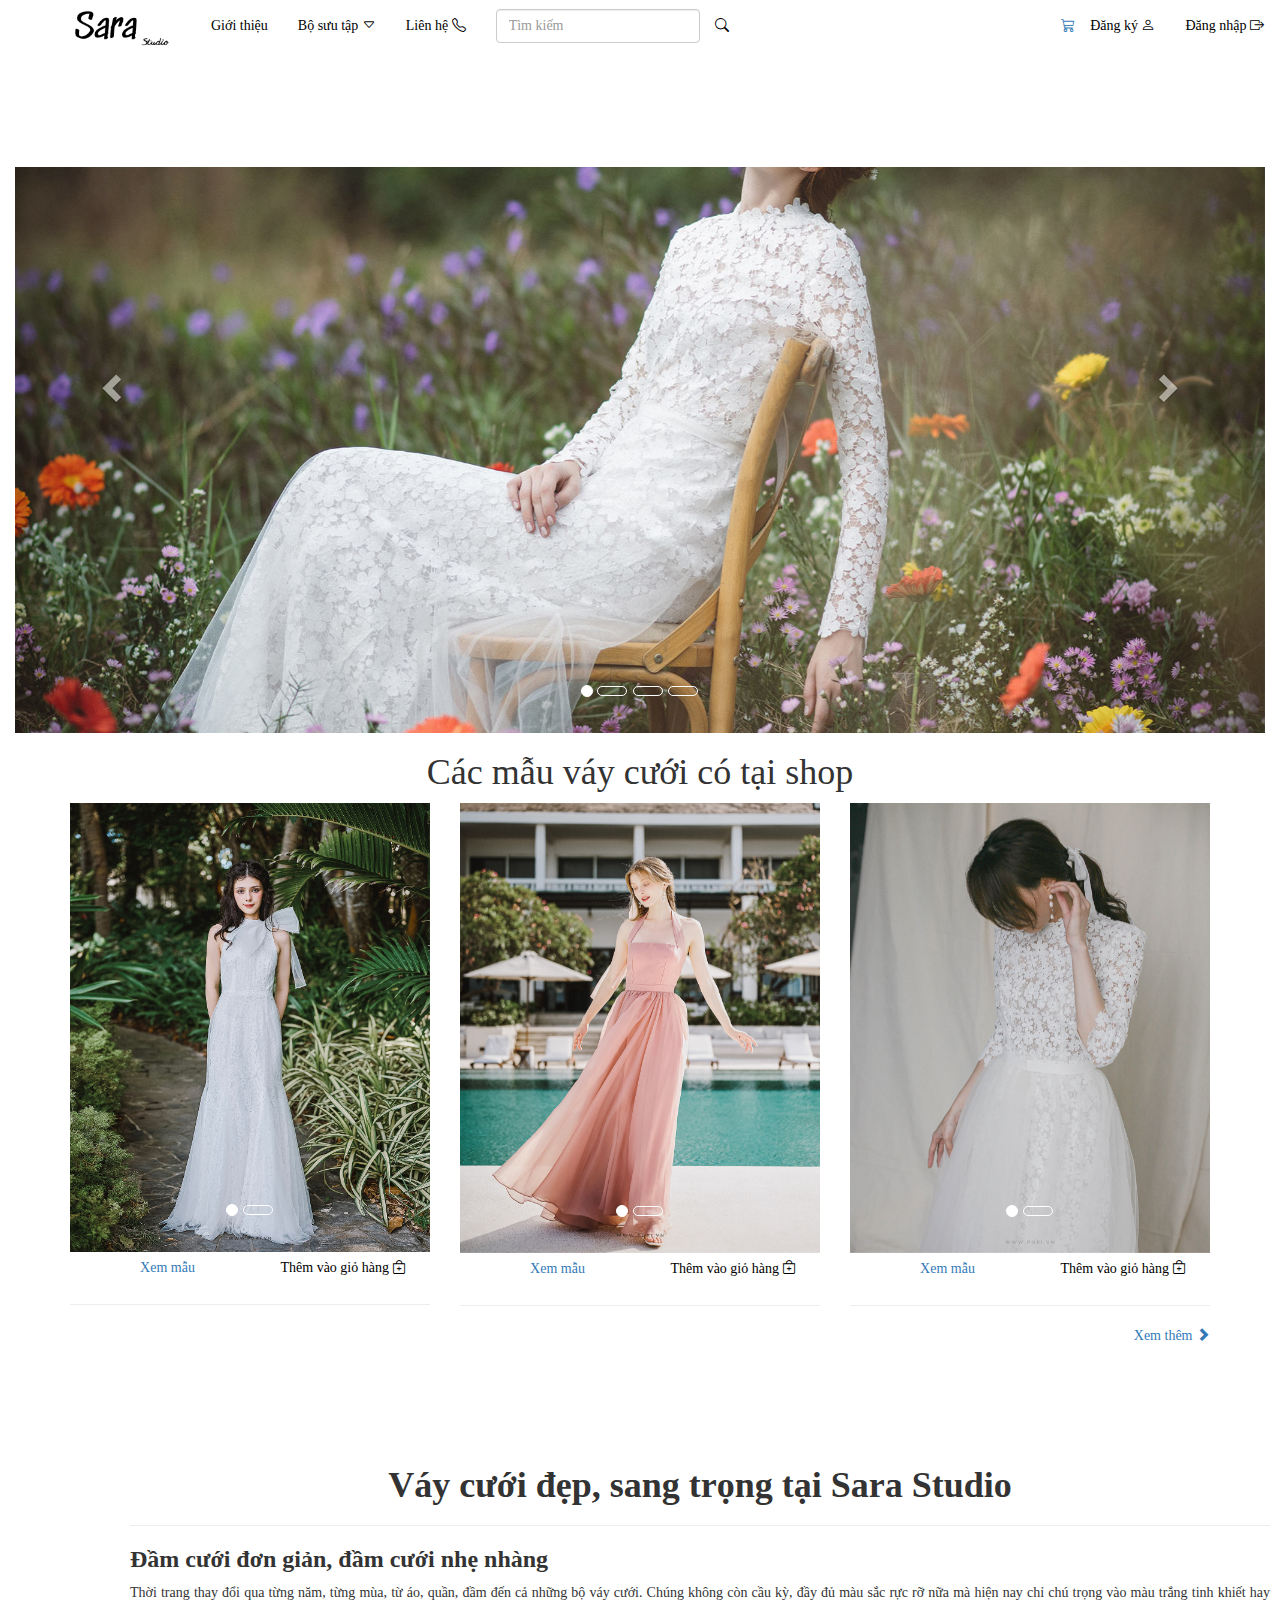
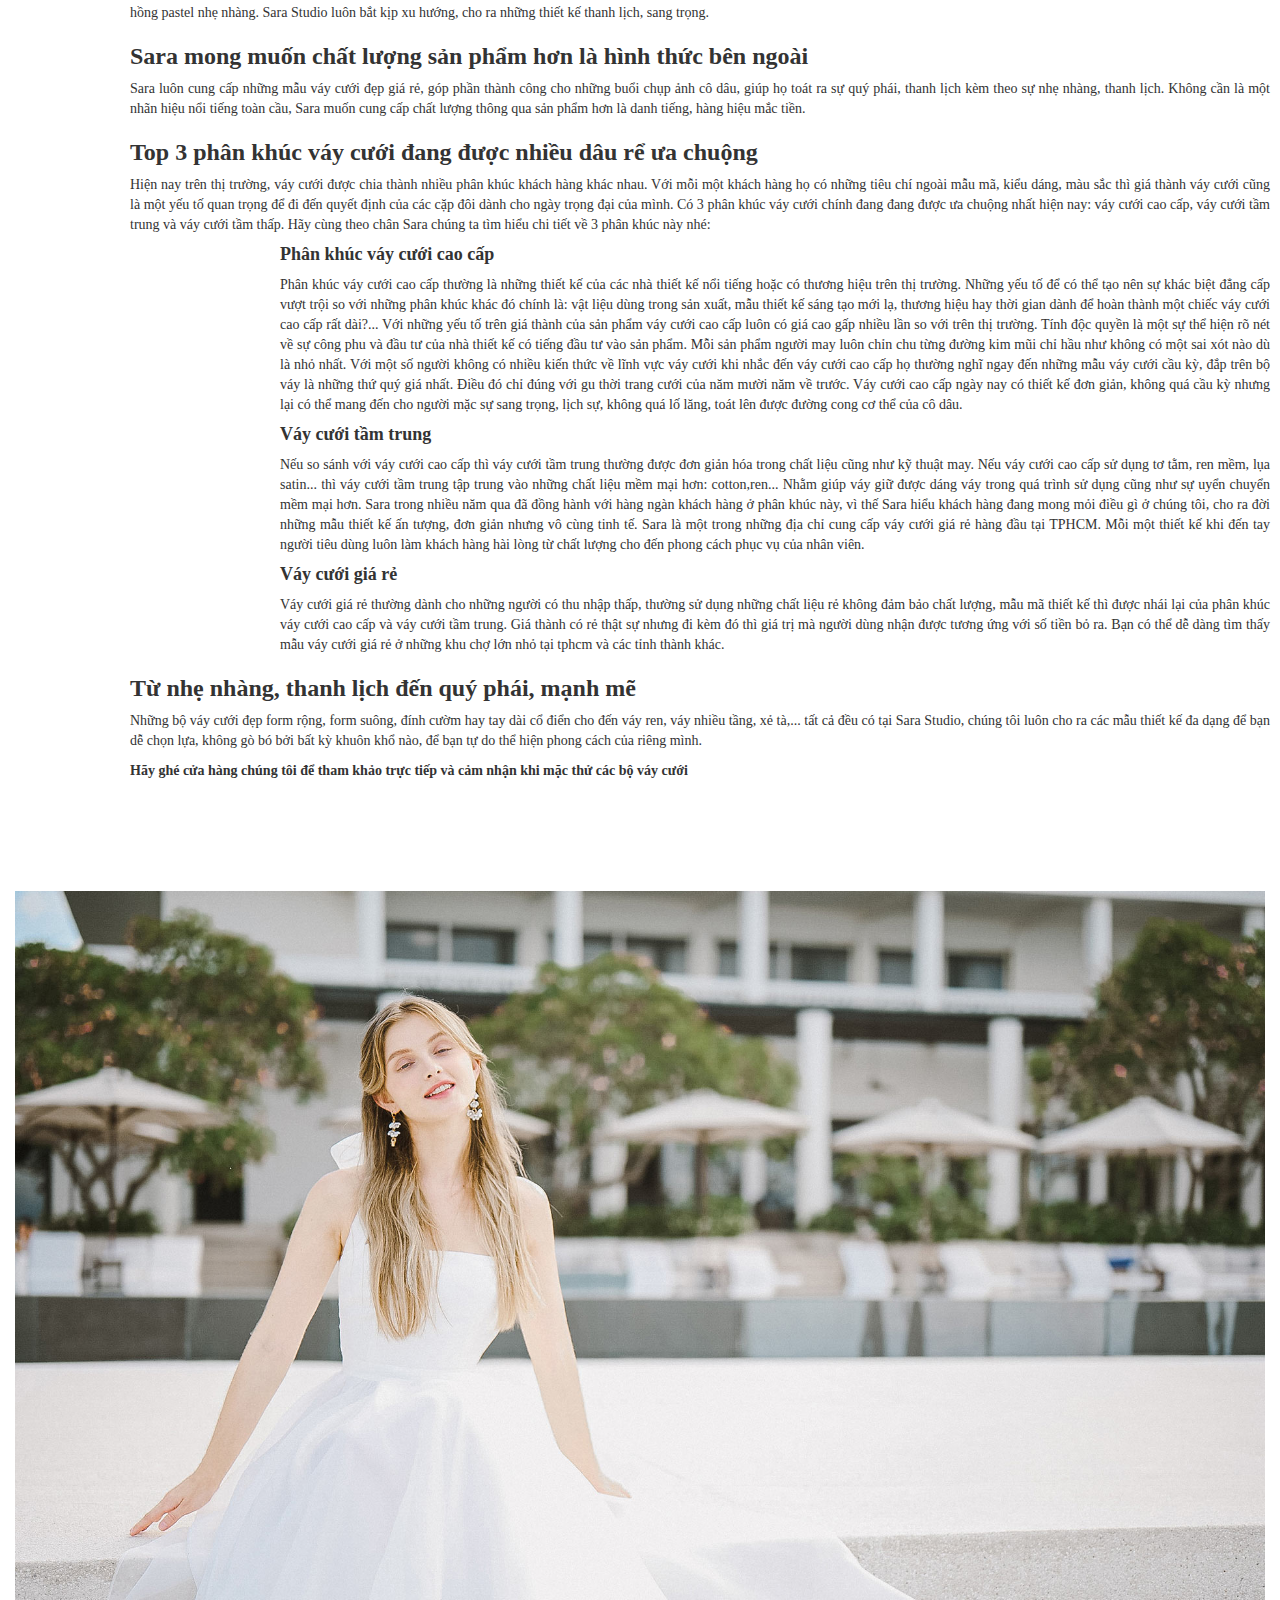
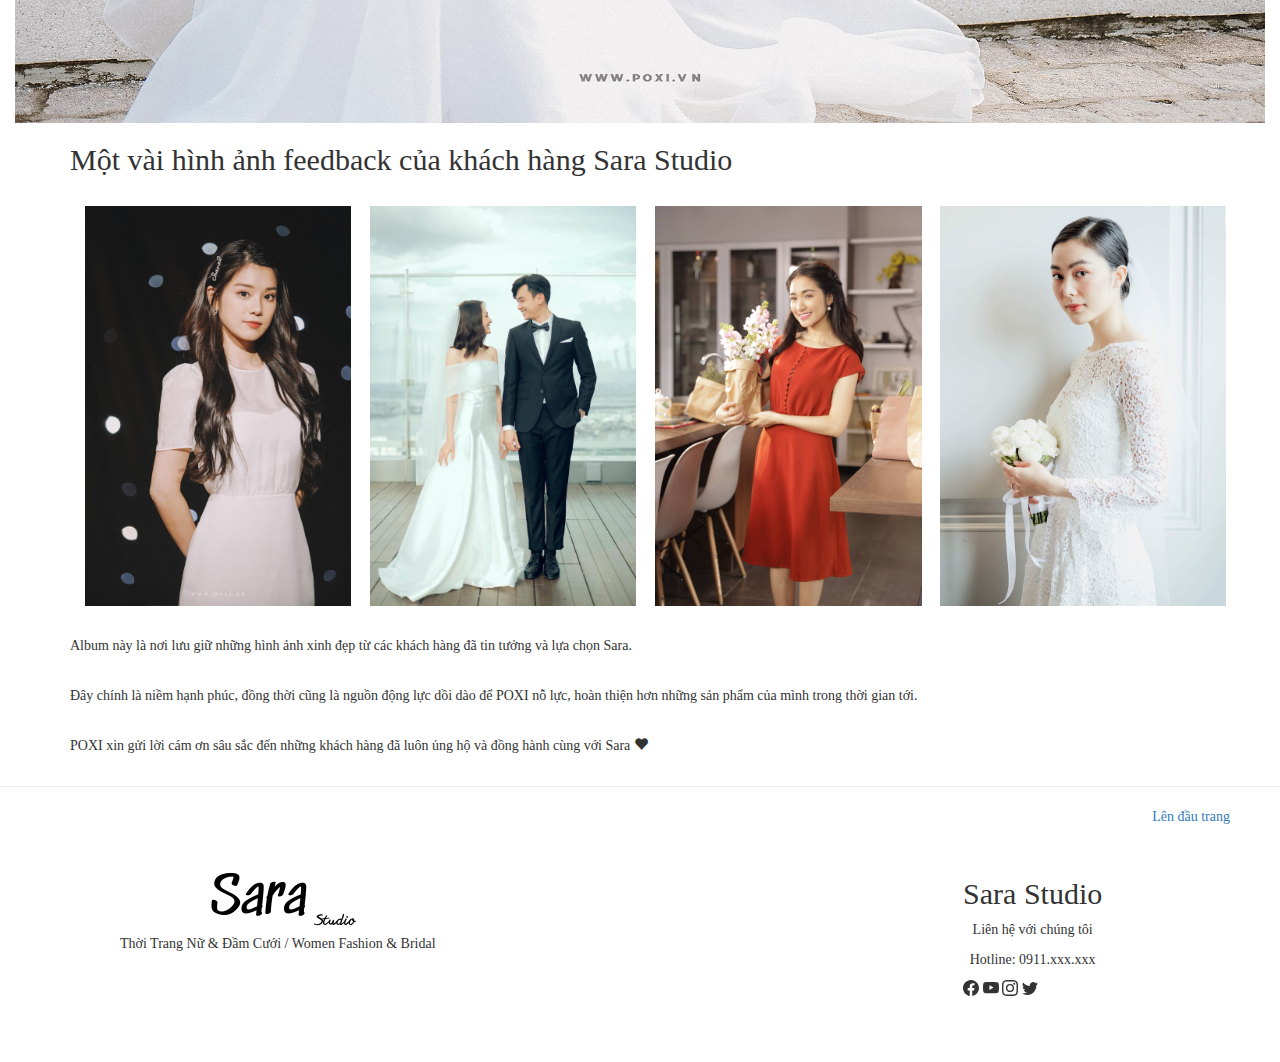
<file: index.html>
﻿<!DOCTYPE html>

<html lang="en" xmlns="http://www.w3.org/1999/xhtml">
<head>
    <meta charset="utf-8" />
    <meta name="viewport" content="width=device-width, initial-scale=1.0">
    <link rel="stylesheet" href="https://maxcdn.bootstrapcdn.com/bootstrap/3.4.1/css/bootstrap.min.css">
    <script src="https://ajax.googleapis.com/ajax/libs/jquery/3.6.0/jquery.min.js"></script>
    <script src="https://maxcdn.bootstrapcdn.com/bootstrap/3.4.1/js/bootstrap.min.js"></script>
    <title>Sara Studio | Thời trang nữ & đầm cưới / Women Fashion & Bridal</title>
    <link rel="stylesheet" href="https://cdn.jsdelivr.net/npm/bootstrap-icons@1.9.1/font/bootstrap-icons.css">
    <link href="StyleSheet.css" rel="stylesheet" type="text/css" />
</head>
<body>
    <div class="head_back_ground"> 
        <nav class="navbar navbar-inverse">
            <div class="container-fluid">
                <div class="navbar-header">
                    <a href="index.html"><img src="img/logo.png" style="width:180px;" /></a>
                </div>
                <ul class="nav navbar-nav">
                    <li><a href="#introduce--">Giới thiệu</a></li>
                    <li class="dropdown">
                        <a class="dropdown-toggle" data-toggle="dropdown" href="#">
                            Bộ sưu tập
                            <i class="bi bi-caret-down"></i>
                        </a>
                        <ul class="dropdown-menu">
                            <li><a href="#">2022 SEPTEMBER LOOKBOOK <i class="bi bi-caret-right"></i> </a></li>
                            <li><a href="#">RESORT - SUMMER 2022 <i class="bi bi-caret-right"></i> </a></li>
                            <li><a href="#">LOOKBOOK OF MAY 2022 <i class="bi bi-caret-right"></i> </a></li>
                            <li><a href="#">2022 FEBRUARY EDITORIAL <i class="bi bi-caret-right"></i> </a></li>
                        </ul>
                    </li>
                    <li><a href="#">Liên hệ <i class="bi bi-telephone"></i></a></li>
                </ul>
                <form class="navbar-form navbar-left" action="/action_page.php">
                    <div class="form-group">
                        <input type="text" class="form-control" placeholder="Tìm kiếm">
                        <button type="submit" class="btn btn-default"><i class="bi bi-search"></i></button>
                    </div>
                </form>
                <ul class="nav navbar-nav navbar-right">
                    <li class="header-cart-wrap">
                        <div class="header-cart">
                        <a href="#"><i class="bi bi-cart3"></i></a>
                            <div class="header-cart-list header-cart-list-none" style="margin-top:15px; right :-10rem;width:129rem; height:100rem;">
                                <img src="img/cart-empty.png" alt="" class="header-cart-list-none-img" />
                                <span class="header-cart-list-none-msg">Giỏ hàng của bạn trống.</span>
                            </div>
                        </div>
                    </li>
                    <li><a href="dangnhap-dangki.html">Đăng ký <i class="bi bi-person"></i></a></li>
                    <li><a href="dangnhap-dangki.html">Đăng nhập <i class="bi bi-box-arrow-right"></i></a></li>
                </ul>
            </div>
        </nav>
    </div>
    <div class="container-fluid">
        <br>
        <div id="myCarousel" class="carousel slide" data-ride="carousel">
            <ol class="carousel-indicators">
                <li data-target="#myCarousel" data-slide-to="0" class="active"></li>
                <li data-target="#myCarousel" data-slide-to="1"></li>
                <li data-target="#myCarousel" data-slide-to="2"></li>
                <li data-target="#myCarousel" data-slide-to="3"></li>
            </ol>
            <div class="carousel-inner" role="listbox">

                <div class="item active">
                    <img src="img/background_1.jpg" max-width="100%">
                </div>

                <div class="item">
                    <img src="img/background_2.jpg" max-width="100%">
                </div>

                <div class="item">
                    <img src="img/background_3.jpg" max-width="100%">
                </div>

                <div class="item">
                    <img src="img/background_4.jpg" max-width="100%">
                </div>
            </div>
            <a class="left carousel-control" href="#myCarousel" role="button">
                <span class="glyphicon glyphicon-chevron-left" aria-hidden="true"></span>
                <span class="sr-only">Previous</span>
            </a>
            <a class="right carousel-control" href="#myCarousel" role="button">
                <span class="glyphicon glyphicon-chevron-right" aria-hidden="true"></span>
                <span class="sr-only">Next</span>
            </a>
        </div>
    </div>
    <div class="container">
        <h1 style="text-align:center"> Các mẫu váy cưới có tại shop </h1>
    </div>
    <div class="container">
        <div class="row">
            <div class="col-md-4">
                <div id="myCarousel" class="carousel slide" data-ride="carousel">
                    <ol class="carousel-indicators">
                        <li data-target="#myCarousel" data-slide-to="0" class="active"></li>
                        <li data-target="#myCarousel" data-slide-to="1"></li>
                    </ol>
                    <div class="carousel-inner">
                        <div class="item active">
                            <img class="img-product" src="img/product_1_pic_1.jpg" alt="">
                        </div>
                        <div class="item">
                            <img class="img-product" src="img/product_1_pic_4.jpg" alt="">
                        </div>
                    </div>
                </div>
                <button type="button" class="btn btn-primary" style="width:195px"><a href="product-in4.html">Xem mẫu</a></button>
                <button type="button" class="btn btn-primary"> Thêm vào giỏ hàng <i class="bi bi-bag-plus"></i></button>
                <hr />
            </div>
            <div class="col-md-4">
                <div id="myCarousel" class="carousel slide" data-ride="carousel">
                    <ol class="carousel-indicators">
                        <li data-target="#myCarousel" data-slide-to="0" class="active"></li>
                        <li data-target="#myCarousel" data-slide-to="1"></li>
                    </ol>
                    <div class="carousel-inner">
                        <div class="item active">
                            <img class="img-product" src="img/product_2_pic_1.jpg" alt="">
                        </div>
                        <div class="item">
                            <img class="img-product" src="img/product_2_pic_2.jpg" alt="">
                        </div>
                    </div>
                </div>
                <button type="button" class="btn btn-primary" style="width:195px"><a href="#">Xem mẫu</a></button>
                <button type="button" class="btn btn-primary"> Thêm vào giỏ hàng <i class="bi bi-bag-plus"></i></button>
                <hr />
            </div>
            <div class="col-md-4">
                <div id="myCarousel" class="carousel slide" data-ride="carousel">
                    <ol class="carousel-indicators">
                        <li data-target="#myCarousel" data-slide-to="0" class="active"></li>
                        <li data-target="#myCarousel" data-slide-to="1"></li>
                    </ol>
                    <div class="carousel-inner">
                        <div class="item active">
                            <img class="img-product" src="img/product_3_pic_1.jpg" alt="">
                        </div>
                        <div class="item">
                            <img class="img-product" src="img/product_3_pic_2.jpg" alt="">
                        </div>
                    </div>
                </div>
                <button type="button" class="btn btn-primary" style="width:195px"><a href="#">Xem mẫu</a></button>
                <button type="button" class="btn btn-primary"> Thêm vào giỏ hàng <i class="bi bi-bag-plus"></i></button>
                <hr />
            </div>
        </div>
    </div>
    <div class="container">
        <div style="float:right">
            <a href="shop.html">Xem thêm <span class="glyphicon glyphicon-chevron-right"></span></a>
        </div>
    </div>
    <div class="container-fluid" id="introduce--">
        <div class="div-block-18" style="padding:100px">
            <footer class="container" style="text-align:justify">
                <div>
                    <div class="text-block-9"><h1 style="text-align:center"><strong>Váy cưới đẹp, sang trọng tại Sara Studio</strong></h1></div></svg>
                    <hr />
                </div>
                <div>
                    <div class="rich-text-block-4 w-richtext">
                        <h3><strong>Đầm cưới đơn giản, đầm cưới nhẹ nhàng</strong></h3>
                        <p>Thời trang thay đổi qua từng năm, từng mùa, từ áo, quần, đầm đến cả những bộ váy cưới. Chúng không còn cầu kỳ, đầy đủ màu sắc rực rỡ nữa mà hiện nay chỉ chú trọng vào màu trắng tinh khiết hay hồng pastel nhẹ nhàng. Sara Studio luôn bắt kịp xu hướng, cho ra những thiết kế thanh lịch, sang trọng.</p>
                        <h3><strong>Sara mong muốn chất lượng sản phẩm hơn là hình thức bên ngoài</strong></h3>
                        <p>Sara luôn cung cấp những mẫu váy cưới đẹp giá rẻ, góp phần thành công cho những buổi chụp ảnh cô dâu, giúp họ toát ra sự quý phái, thanh lịch kèm theo sự nhẹ nhàng, thanh lịch. Không cần là một nhãn hiệu nổi tiếng toàn cầu, Sara muốn cung cấp chất lượng thông qua sản phẩm hơn là danh tiếng, hàng hiệu mắc tiền.</p>
                        <h3><strong>Top 3 phân khúc váy cưới đang được nhiều dâu rể ưa chuộng</strong></h3>
                        <p>
                            Hiện nay trên thị trường, váy cưới được chia thành nhiều phân khúc khách hàng khác nhau. Với mỗi một khách hàng họ có những tiêu chí ngoài mẫu mã, kiểu dáng, màu sắc thì giá thành váy cưới cũng là một yếu tố quan trọng để đi đến quyết định của các cặp đôi dành cho ngày trọng đại của mình. Có 3 phân khúc váy cưới chính đang đang được ưa chuộng nhất hiện nay: váy cưới cao cấp, váy cưới tầm trung và váy cưới tầm thấp.
                            Hãy cùng theo chân Sara chúng ta tìm hiểu chi tiết về 3 phân khúc này nhé:
                        </p>
                        <div class="block--margin">
                            <h4><strong>Phân khúc váy cưới cao cấp</strong></h4>
                            <p>
                                Phân khúc váy cưới cao cấp thường là những thiết kế của các nhà thiết kế nổi tiếng hoặc có thương hiệu trên thị trường. Những yếu tố để có thể tạo nên sự khác biệt đẳng cấp vượt trội so với những phân khúc khác đó chính là: vật liệu dùng trong sản xuất, mẫu thiết kế sáng tạo mới lạ, thương hiệu hay thời gian dành để hoàn thành một chiếc váy cưới cao cấp rất dài?... Với những yếu tố trên giá thành của sản phẩm váy cưới cao cấp luôn có giá cao gấp nhiều lần so với trên thị trường.
                                Tính độc quyền là một sự thể hiện rõ nét về sự công phu và đầu tư của nhà thiết kế có tiếng đầu tư vào sản phẩm. Mỗi sản phẩm người may luôn chỉn chu từng đường kim mũi chỉ hầu như không có một sai xót nào dù là nhỏ nhất. Với một số người không có nhiều kiến thức về lĩnh vực váy cưới khi nhắc đến váy cưới cao cấp họ thường nghĩ ngay đến những mẫu váy cưới cầu kỳ, đắp trên bộ váy là những thứ quý giá nhất. Điều đó chỉ đúng với gu thời trang cưới của năm mười năm về trước.
                                Váy cưới cao cấp ngày nay có thiết kế đơn giản, không quá cầu kỳ nhưng lại có thể mang đến cho người mặc sự sang trọng, lịch sự, không quá lố lăng, toát lên được đường cong cơ thể của cô dâu.
                            </p>
                            <h4><strong>Váy cưới tầm trung</strong></h4>
                            <p>
                                Nếu so sánh với váy cưới cao cấp thì váy cưới tầm trung thường được đơn giản hóa trong chất liệu cũng như kỹ thuật may. Nếu váy cưới cao cấp sử dụng tơ tằm, ren mềm, lụa satin... thì váy cưới tầm trung tập trung vào những chất liệu mềm mại hơn: cotton,ren... Nhằm giúp váy giữ được dáng váy trong quá trình sử dụng cũng như sự uyển chuyển mềm mại hơn. Sara trong nhiều năm qua đã đồng hành với hàng ngàn khách hàng ở phân khúc này, vì thế Sara hiểu khách hàng đang mong mỏi điều gì ở chúng
                                tôi, cho ra đời những mẫu thiết kế ấn tượng, đơn giản nhưng vô cùng tinh tế. Sara là một trong những địa chỉ cung cấp váy cưới giá rẻ hàng đầu tại TPHCM. Mỗi một thiết kế khi đến tay người tiêu dùng luôn làm khách hàng hài lòng từ chất lượng cho đến phong cách phục vụ của nhân viên.
                            </p>
                            <h4><strong>Váy cưới giá rẻ</strong></h4>
                            <p>Váy cưới giá rẻ thường dành cho những người có thu nhập thấp, thường sử dụng những chất liệu rẻ không đảm bảo chất lượng, mẫu mã thiết kế thì được nhái lại của phân khúc váy cưới cao cấp và váy cưới tầm trung. Giá thành có rẻ thật sự nhưng đi kèm đó thì giá trị mà người dùng nhận được tương ứng với số tiền bỏ ra. Bạn có thể dễ dàng tìm thấy mẫu váy cưới giá rẻ ở những khu chợ lớn nhỏ tại tphcm và các tỉnh thành khác.</p>
                        </div>
                    </div>
                    <div class="rich-text-block-4 w-richtext">
                        <h3><strong>Từ nhẹ nhàng, thanh lịch đến quý phái, mạnh mẽ</strong></h3>
                        <p>Những bộ váy cưới đẹp form rộng, form suông, đính cườm hay tay dài cổ điển cho đến váy ren, váy nhiều tầng, xẻ tà,... tất cả đều có tại Sara Studio, chúng tôi luôn cho ra các mẫu thiết kế đa dạng để bạn dễ chọn lựa, không gò bó bởi bất kỳ khuôn khổ nào, để bạn tự do thể hiện phong cách của riêng mình.</p>

                        <p><strong>Hãy ghé cửa hàng chúng tôi để tham khảo trực tiếp và cảm nhận khi mặc thử các bộ váy cưới</strong></p>
                    </div>
                </div>
            </footer>
        </div>
    </div>
    <div class="container-fluid">   
        <a href="#"><img style="max-width:100%;" src="img/resort-summer-2022-1.jpg" /></a>
    </div>
    <div class="container">
        <h2>Một vài hình ảnh feedback của khách hàng Sara Studio</h2>
        <br />
        <div class="feedback">
            <div class="col-md-3">
                <img style="max-height: 400px;" src="img/feedback-post-cover-1.jpg" />
            </div>
            <div class="col-md-3">
                <img style="max-height: 400px;" src="img/feedback-post-cover-2.jpg" />
            </div>
            <div class="col-md-3">
                <img style="max-height: 400px;" src="img/feedback-post-cover-3.jpg" />
            </div>
            <div class="col-md-3">
                <img style="max-height: 400px;" src="img/feedback-post-cover-4.jpg" />
            </div>
        </div>
    </div>
    <div class="container" style="margin-top:30px;">
        <p>Album này là nơi lưu giữ những hình ảnh xinh đẹp từ các khách hàng đã tin tưởng và lựa chọn Sara.</p>
        <br />
        <p>Đây chính là niềm hạnh phúc, đồng thời cũng là nguồn động lực dồi dào để POXI nỗ lực, hoàn thiện hơn những sản phẩm của mình trong thời gian tới.</p>
        <br />
        <p>POXI xin gửi lời cám ơn sâu sắc đến những khách hàng đã luôn ủng hộ và đồng hành cùng với Sara <span class="glyphicon glyphicon-heart"></span></p>
    </div>
    <hr />
    <a style="float:right; margin-right:50px;" href="#top">Lên đầu trang </a>
    <div class="container">
        <div style="margin: 50px; float: left">
            <img src="img/logo.png" />
            <p>Thời Trang Nữ & Đầm Cưới / Women Fashion & Bridal</p>
        </div>
        <div style="float:right; margin:50px">
            <h2> Sara Studio </h2>
            <p style="text-align:center"> Liên hệ với chúng tôi</p>
            <p style="text-align:center"> Hotline: 0911.xxx.xxx</p>
            <svg xmlns="http://www.w3.org/2000/svg" width="16" height="16" fill="currentColor" class="bi bi-facebook" viewBox="0 0 16 16">
                <path d="M16 8.049c0-4.446-3.582-8.05-8-8.05C3.58 0-.002 3.603-.002 8.05c0 4.017 2.926 7.347 6.75 7.951v-5.625h-2.03V8.05H6.75V6.275c0-2.017 1.195-3.131 3.022-3.131.876 0 1.791.157 1.791.157v1.98h-1.009c-.993 0-1.303.621-1.303 1.258v1.51h2.218l-.354 2.326H9.25V16c3.824-.604 6.75-3.934 6.75-7.951z" />
            </svg>
            <svg xmlns="http://www.w3.org/2000/svg" width="16" height="16" fill="currentColor" class="bi bi-youtube" viewBox="0 0 16 16">
                <path d="M8.051 1.999h.089c.822.003 4.987.033 6.11.335a2.01 2.01 0 0 1 1.415 1.42c.101.38.172.883.22 1.402l.01.104.022.26.008.104c.065.914.073 1.77.074 1.957v.075c-.001.194-.01 1.108-.082 2.06l-.008.105-.009.104c-.05.572-.124 1.14-.235 1.558a2.007 2.007 0 0 1-1.415 1.42c-1.16.312-5.569.334-6.18.335h-.142c-.309 0-1.587-.006-2.927-.052l-.17-.006-.087-.004-.171-.007-.171-.007c-1.11-.049-2.167-.128-2.654-.26a2.007 2.007 0 0 1-1.415-1.419c-.111-.417-.185-.986-.235-1.558L.09 9.82l-.008-.104A31.4 31.4 0 0 1 0 7.68v-.123c.002-.215.01-.958.064-1.778l.007-.103.003-.052.008-.104.022-.26.01-.104c.048-.519.119-1.023.22-1.402a2.007 2.007 0 0 1 1.415-1.42c.487-.13 1.544-.21 2.654-.26l.17-.007.172-.006.086-.003.171-.007A99.788 99.788 0 0 1 7.858 2h.193zM6.4 5.209v4.818l4.157-2.408L6.4 5.209z" />
            </svg>
            <svg xmlns="http://www.w3.org/2000/svg" width="16" height="16" fill="currentColor" class="bi bi-instagram" viewBox="0 0 16 16">
                <path d="M8 0C5.829 0 5.556.01 4.703.048 3.85.088 3.269.222 2.76.42a3.917 3.917 0 0 0-1.417.923A3.927 3.927 0 0 0 .42 2.76C.222 3.268.087 3.85.048 4.7.01 5.555 0 5.827 0 8.001c0 2.172.01 2.444.048 3.297.04.852.174 1.433.372 1.942.205.526.478.972.923 1.417.444.445.89.719 1.416.923.51.198 1.09.333 1.942.372C5.555 15.99 5.827 16 8 16s2.444-.01 3.298-.048c.851-.04 1.434-.174 1.943-.372a3.916 3.916 0 0 0 1.416-.923c.445-.445.718-.891.923-1.417.197-.509.332-1.09.372-1.942C15.99 10.445 16 10.173 16 8s-.01-2.445-.048-3.299c-.04-.851-.175-1.433-.372-1.941a3.926 3.926 0 0 0-.923-1.417A3.911 3.911 0 0 0 13.24.42c-.51-.198-1.092-.333-1.943-.372C10.443.01 10.172 0 7.998 0h.003zm-.717 1.442h.718c2.136 0 2.389.007 3.232.046.78.035 1.204.166 1.486.275.373.145.64.319.92.599.28.28.453.546.598.92.11.281.24.705.275 1.485.039.843.047 1.096.047 3.231s-.008 2.389-.047 3.232c-.035.78-.166 1.203-.275 1.485a2.47 2.47 0 0 1-.599.919c-.28.28-.546.453-.92.598-.28.11-.704.24-1.485.276-.843.038-1.096.047-3.232.047s-2.39-.009-3.233-.047c-.78-.036-1.203-.166-1.485-.276a2.478 2.478 0 0 1-.92-.598 2.48 2.48 0 0 1-.6-.92c-.109-.281-.24-.705-.275-1.485-.038-.843-.046-1.096-.046-3.233 0-2.136.008-2.388.046-3.231.036-.78.166-1.204.276-1.486.145-.373.319-.64.599-.92.28-.28.546-.453.92-.598.282-.11.705-.24 1.485-.276.738-.034 1.024-.044 2.515-.045v.002zm4.988 1.328a.96.96 0 1 0 0 1.92.96.96 0 0 0 0-1.92zm-4.27 1.122a4.109 4.109 0 1 0 0 8.217 4.109 4.109 0 0 0 0-8.217zm0 1.441a2.667 2.667 0 1 1 0 5.334 2.667 2.667 0 0 1 0-5.334z" />
            </svg>
            <svg xmlns="http://www.w3.org/2000/svg" width="16" height="16" fill="currentColor" class="bi bi-twitter" viewBox="0 0 16 16">
                <path d="M5.026 15c6.038 0 9.341-5.003 9.341-9.334 0-.14 0-.282-.006-.422A6.685 6.685 0 0 0 16 3.542a6.658 6.658 0 0 1-1.889.518 3.301 3.301 0 0 0 1.447-1.817 6.533 6.533 0 0 1-2.087.793A3.286 3.286 0 0 0 7.875 6.03a9.325 9.325 0 0 1-6.767-3.429 3.289 3.289 0 0 0 1.018 4.382A3.323 3.323 0 0 1 .64 6.575v.045a3.288 3.288 0 0 0 2.632 3.218 3.203 3.203 0 0 1-.865.115 3.23 3.23 0 0 1-.614-.057 3.283 3.283 0 0 0 3.067 2.277A6.588 6.588 0 0 1 .78 13.58a6.32 6.32 0 0 1-.78-.045A9.344 9.344 0 0 0 5.026 15z" />
            </svg>
        </div>
    </div>
</body>
</html>
</file>
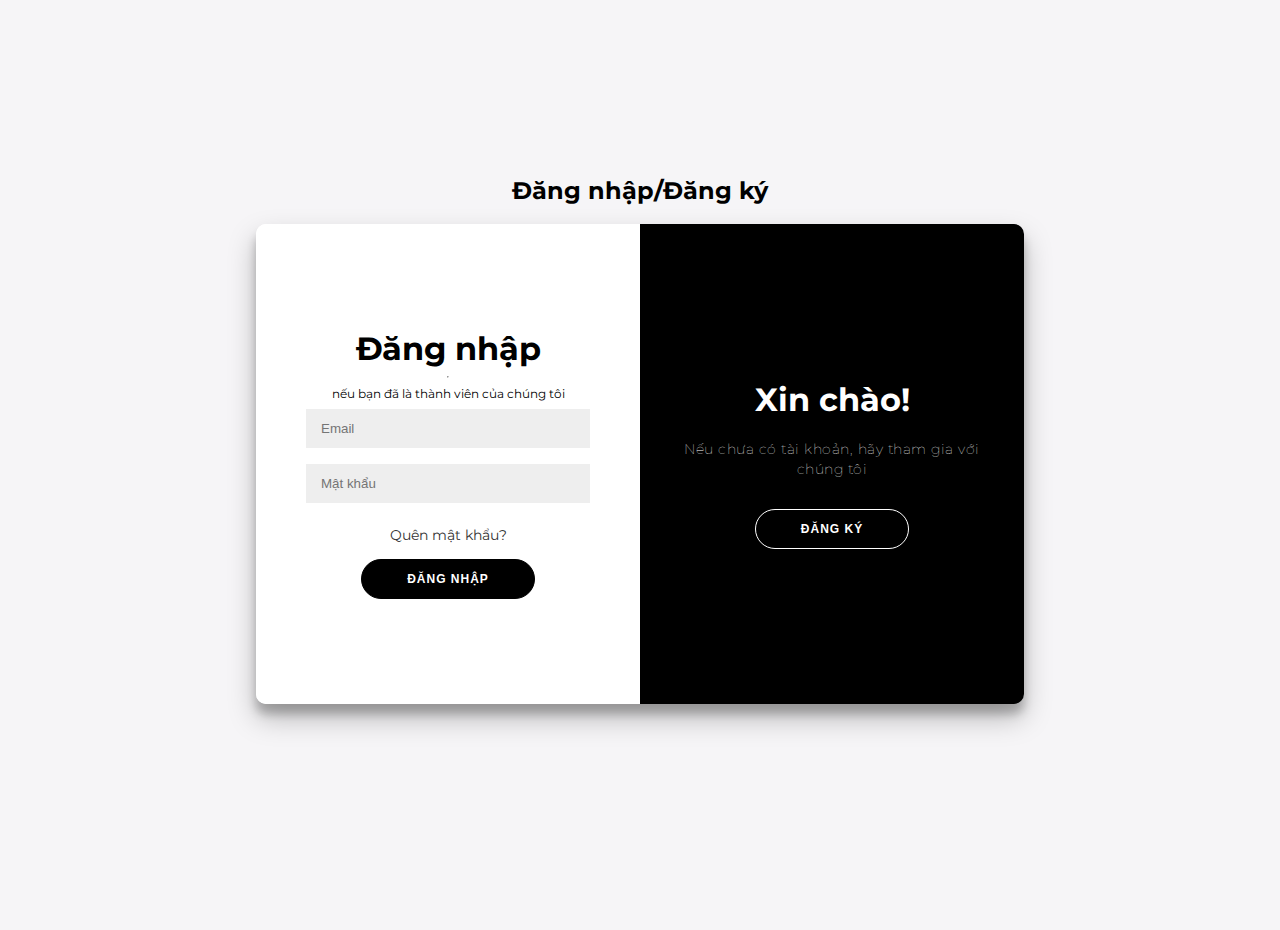
<file: dangnhap-dangki.html>
﻿<!DOCTYPE html>

<html lang="en" xmlns="http://www.w3.org/1999/xhtml">
<head>
    <meta charset="utf-8" />
    <title>Đăng nhập/Đăng ký</title>
    <style type="text/css">
        @import url('https://fonts.googleapis.com/css?family=Montserrat:400,800');

        * {
            box-sizing: border-box;
        }

        body {
            background: #f6f5f7;
            display: flex;
            justify-content: center;
            align-items: center;
            flex-direction: column;
            font-family: 'Montserrat', sans-serif;
            height: 100vh;
            margin: -20px 0 50px;
        }

        h1 {
            font-weight: bold;
            margin: 0;
        }

        h2 {
            text-align: center;
        }

        p {
            font-size: 14px;
            font-weight: 100;
            line-height: 20px;
            letter-spacing: 0.5px;
            margin: 20px 0 30px;
        }

        span {
            font-size: 12px;
        }

        a {
            color: #333;
            font-size: 14px;
            text-decoration: none;
            margin: 15px 0;
        }

        button {
            border-radius: 20px;
            border: 1px solid #000000;
            background-color: #000000;
            color: #FFFFFF;
            font-size: 12px;
            font-weight: bold;
            padding: 12px 45px;
            letter-spacing: 1px;
            text-transform: uppercase;
            transition: transform 80ms ease-in;
        }

            button:active {
                transform: scale(0.95);
            }

            button:focus {
                outline: none;
            }

            button.ghost {
                background-color: transparent;
                border-color: #FFFFFF;
            }

        form {
            background-color: #FFFFFF;
            display: flex;
            align-items: center;
            justify-content: center;
            flex-direction: column;
            padding: 0 50px;
            height: 100%;
            text-align: center;
        }

        input {
            background-color: #eee;
            border: none;
            padding: 12px 15px;
            margin: 8px 0;
            width: 100%;
        }

        .container {
            background-color: #fff;
            border-radius: 10px;
            box-shadow: 0 14px 28px rgba(0, 0, 0, 0.25), 0 10px 10px rgba(0, 0, 0, 0.22);
            position: relative;
            overflow: hidden;
            width: 768px;
            max-width: 100%;
            min-height: 480px;
        }

        .form-container {
            position: absolute;
            top: 0;
            height: 100%;
            transition: all 0.6s ease-in-out;
        }

        .sign-in-container {
            left: 0;
            width: 50%;
            z-index: 2;
        }

        .container.right-panel-active .sign-in-container {
            transform: translateX(100%);
        }

        .sign-up-container {
            left: 0;
            width: 50%;
            opacity: 0;
            z-index: 1;
        }

        .container.right-panel-active .sign-up-container {
            transform: translateX(100%);
            opacity: 1;
            z-index: 5;
            animation: show 0.6s;
        }

        @keyframes show {

            0%, 49.99% {
                opacity: 0;
                z-index: 1;
            }

            50%, 100% {
                opacity: 1;
                z-index: 5;
            }
        }

        .overlay-container {
            position: absolute;
            top: 0;
            left: 50%;
            width: 50%;
            height: 100%;
            overflow: hidden;
            transition: transform 0.6s ease-in-out;
            z-index: 100;
        }

        .container.right-panel-active .overlay-container {
            transform: translateX(-100%);
        }

        .overlay {
            background: rgba(0, 0, 0, 0.25);
            background: -webkit-linear-gradient(to right, #000000, #000000);
            background: linear-gradient(to right, #000000, #000000);
            background-repeat: no-repeat;
            background-size: cover;
            background-position: 0 0;
            color: #FFFFFF;
            position: relative;
            left: -100%;
            height: 100%;
            width: 200%;
            transform: translateX(0);
            transition: transform 0.6s ease-in-out;
        }

        .container.right-panel-active .overlay {
            transform: translateX(50%);
        }

        .overlay-panel {
            position: absolute;
            display: flex;
            align-items: center;
            justify-content: center;
            flex-direction: column;
            padding: 0 40px;
            text-align: center;
            top: 0;
            height: 100%;
            width: 50%;
            transform: translateX(0);
            transition: transform 0.6s ease-in-out;
        }

        .overlay-left {
            transform: translateX(-20%);
        }

        .container.right-panel-active .overlay-left {
            transform: translateX(0);
        }

        .overlay-right {
            right: 0;
            transform: translateX(0);
        }

        .container.right-panel-active .overlay-right {
            transform: translateX(20%);
        }

        .social-container {
            margin: 20px 0;
        }

            .social-container a {
                border: 1px solid #DDDDDD;
                border-radius: 50%;
                display: inline-flex;
                justify-content: center;
                align-items: center;
                margin: 0 5px;
                height: 40px;
                width: 40px;
            }

        footer {
            background-color: #222;
            color: #fff;
            font-size: 14px;
            bottom: 0;
            position: fixed;
            left: 0;
            right: 0;
            text-align: center;
            z-index: 999;
        }

            footer p {
                margin: 10px 0;
            }

    </style>
</head>
<body>
    <h2>Đăng nhập/Đăng ký</h2>
    <div class="container" id="container">
        <div class="form-container sign-up-container">
            <form action="#">
                <h1>Tạo tài khoản</h1>
                <hr />
                <span>hoặc đăng ký bằng e-mail</span>
                <input type="text" placeholder="Tên" />
                <input type="email" placeholder="Email" />
                <input type="password" placeholder="Mật khẩu" />
                <button>Đăng ký</button>
            </form>
        </div>
        <div class="form-container sign-in-container">
            <form action="#">
                <h1>Đăng nhập</h1>
                <hr />
                <span>nếu bạn đã là thành viên của chúng tôi</span>
                <input type="email" placeholder="Email" />
                <input type="password" placeholder="Mật khẩu" />
                <a href="#">Quên mật khẩu?</a>
                <button>Đăng nhập</button>
            </form>
        </div>
        <div class="overlay-container">
            <div class="overlay">
                <div class="overlay-panel overlay-left">
                    <h1>Xin chào!</h1>
                    <p>Nếu đã có tài khoản, hãy đăng nhập để tiếp tục.</p>
                    <button class="ghost" id="signIn">Đăng nhập</button>
                </div>
                <div class="overlay-panel overlay-right">
                    <h1>Xin chào!</h1>
                    <p>Nếu chưa có tài khoản, hãy tham gia với chúng tôi</p>
                    <button class="ghost" id="signUp">Đăng ký</button>
                </div>
            </div>
        </div>
    </div>
    <script>
        const signUpButton = document.getElementById('signUp');
        const signInButton = document.getElementById('signIn');
        const container = document.getElementById('container');

        signUpButton.addEventListener('click', () => {
            container.classList.add('right-panel-active');
        });

        signInButton.addEventListener('click', () => {
            container.classList.remove('right-panel-active');
        });
    </script>
</body>
</html>
</file>
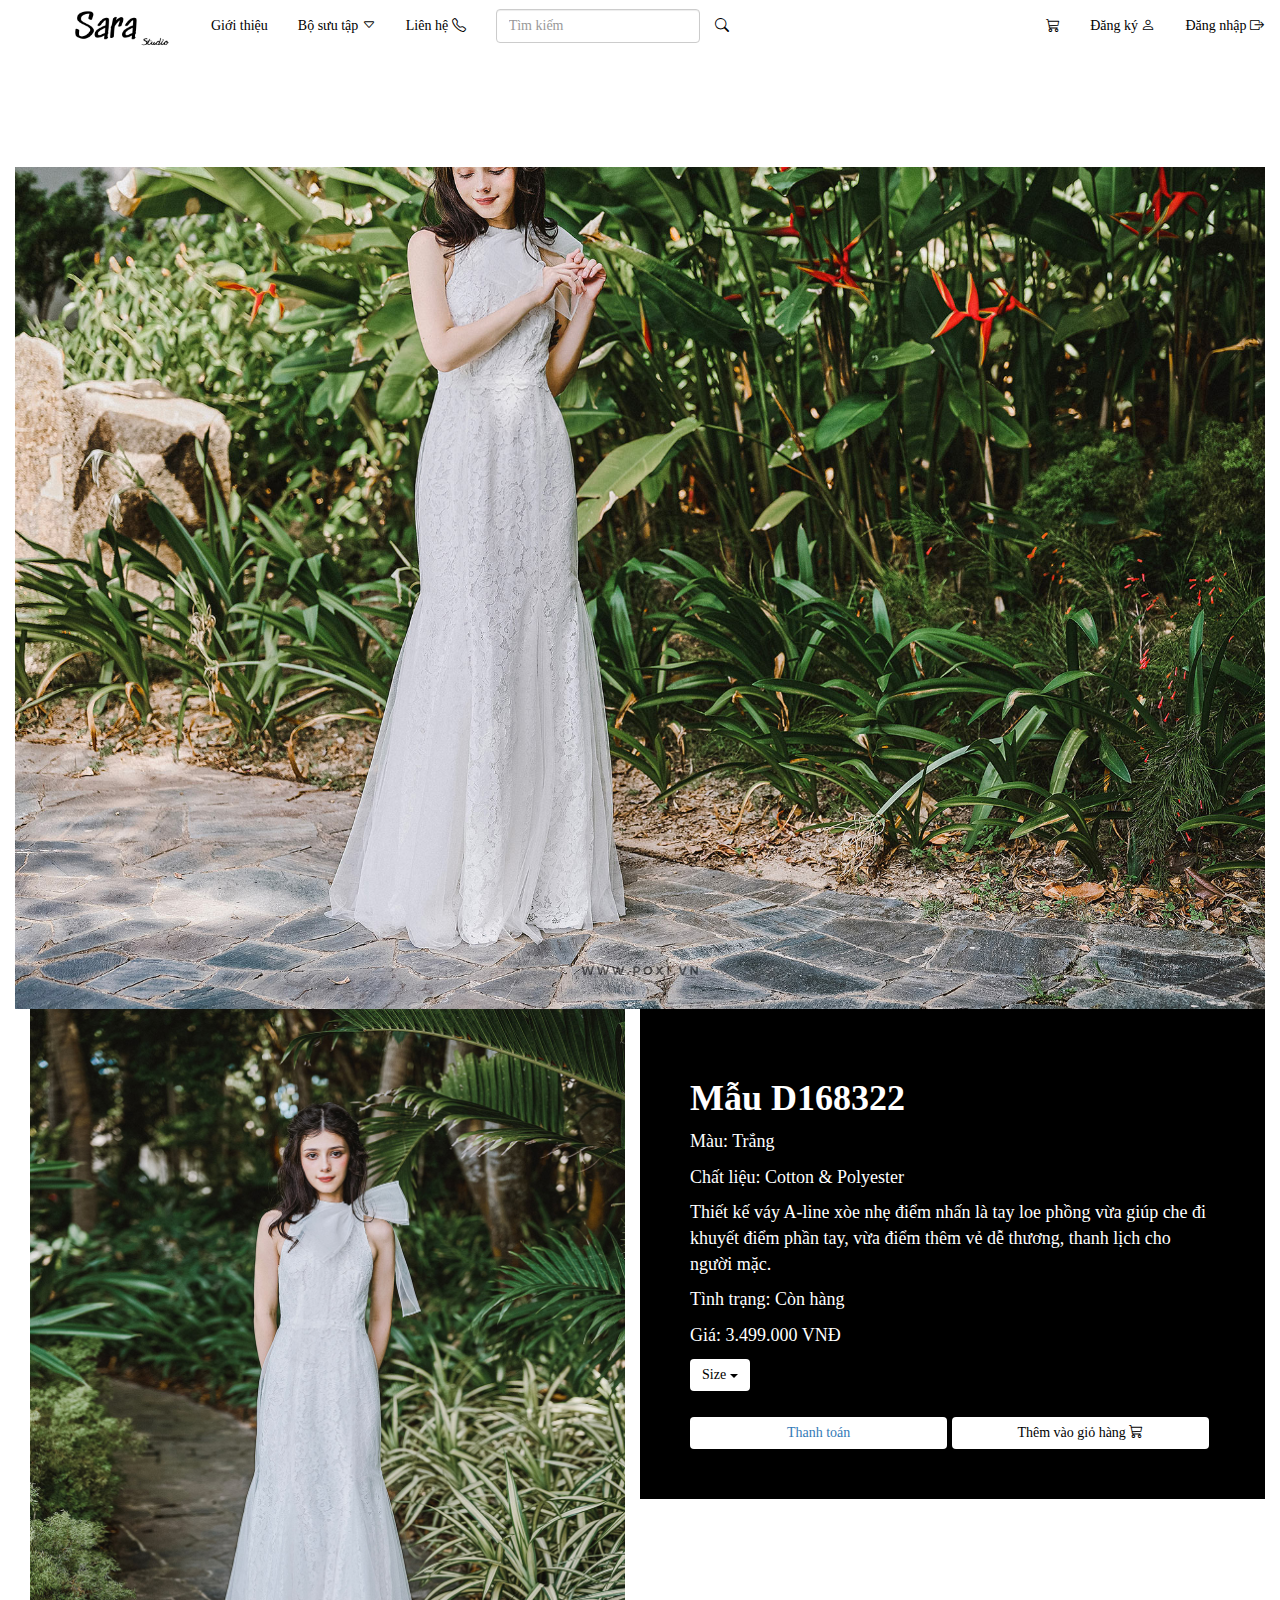
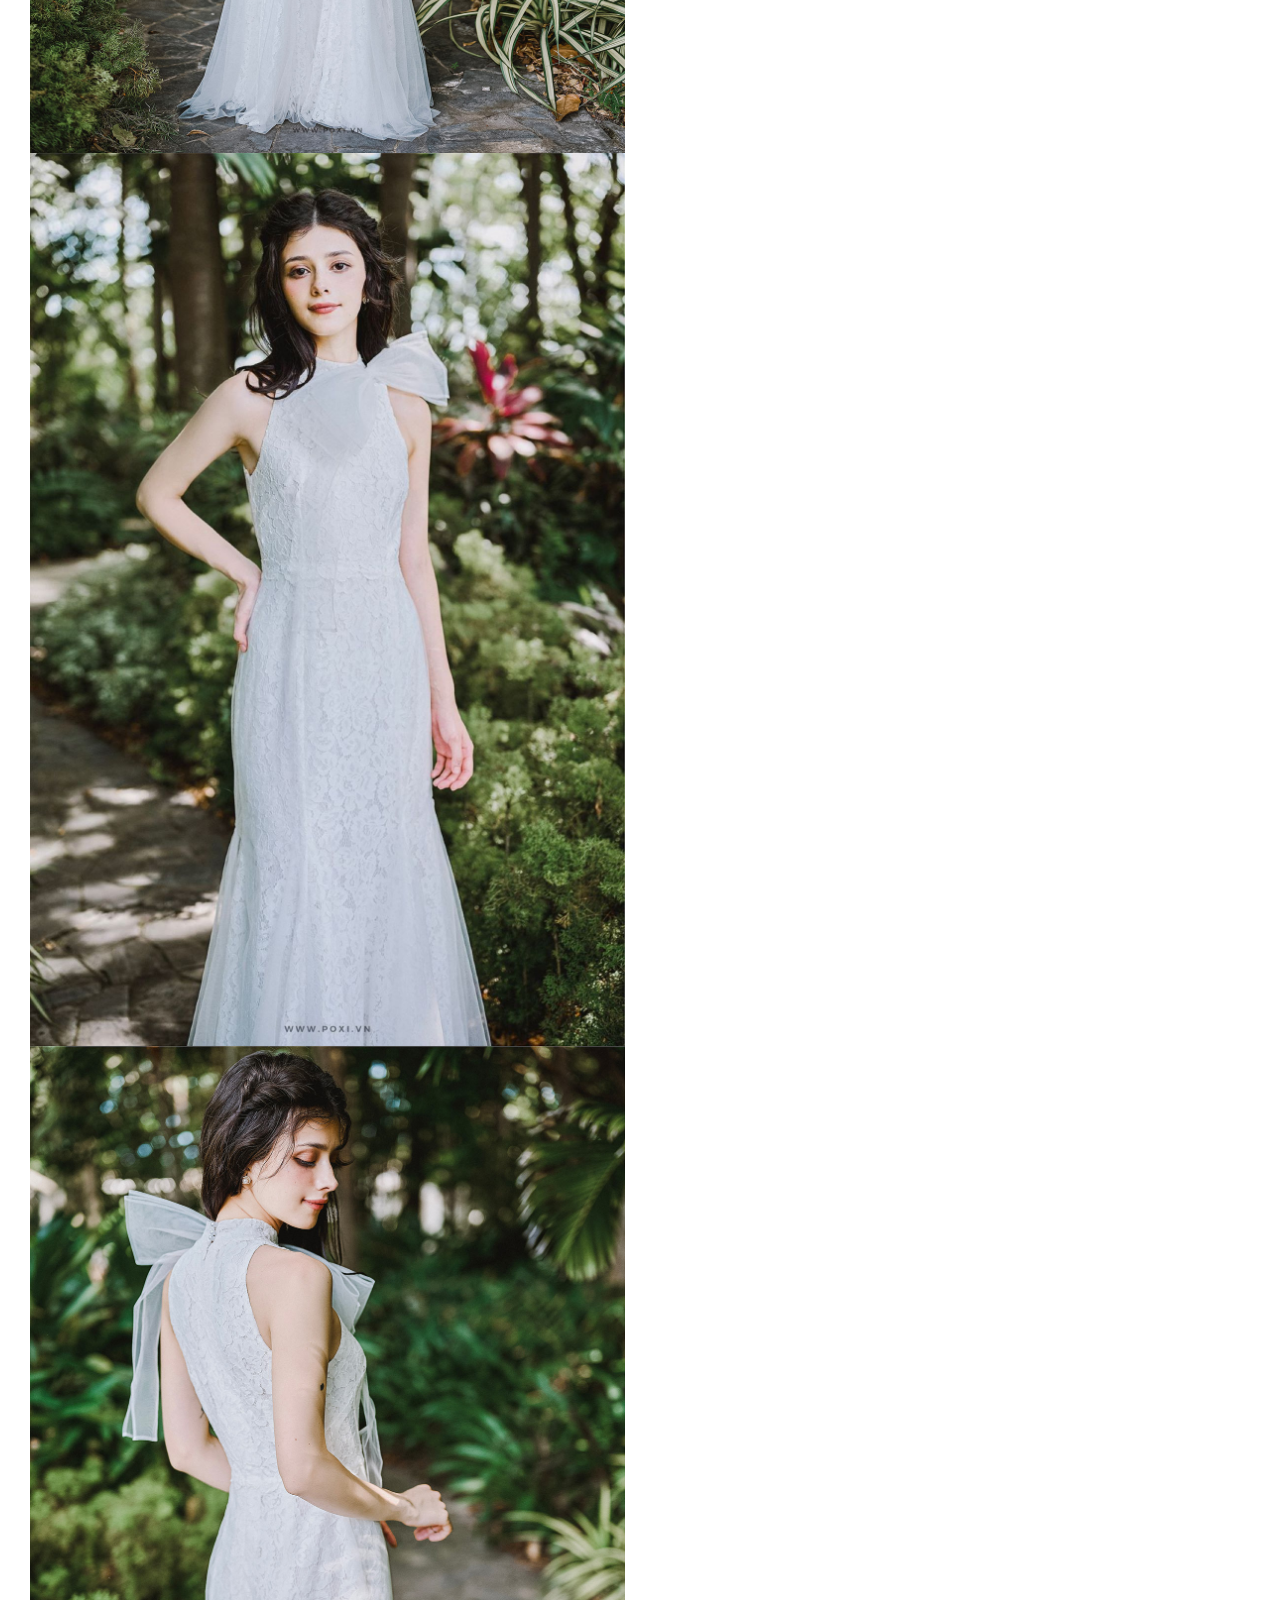
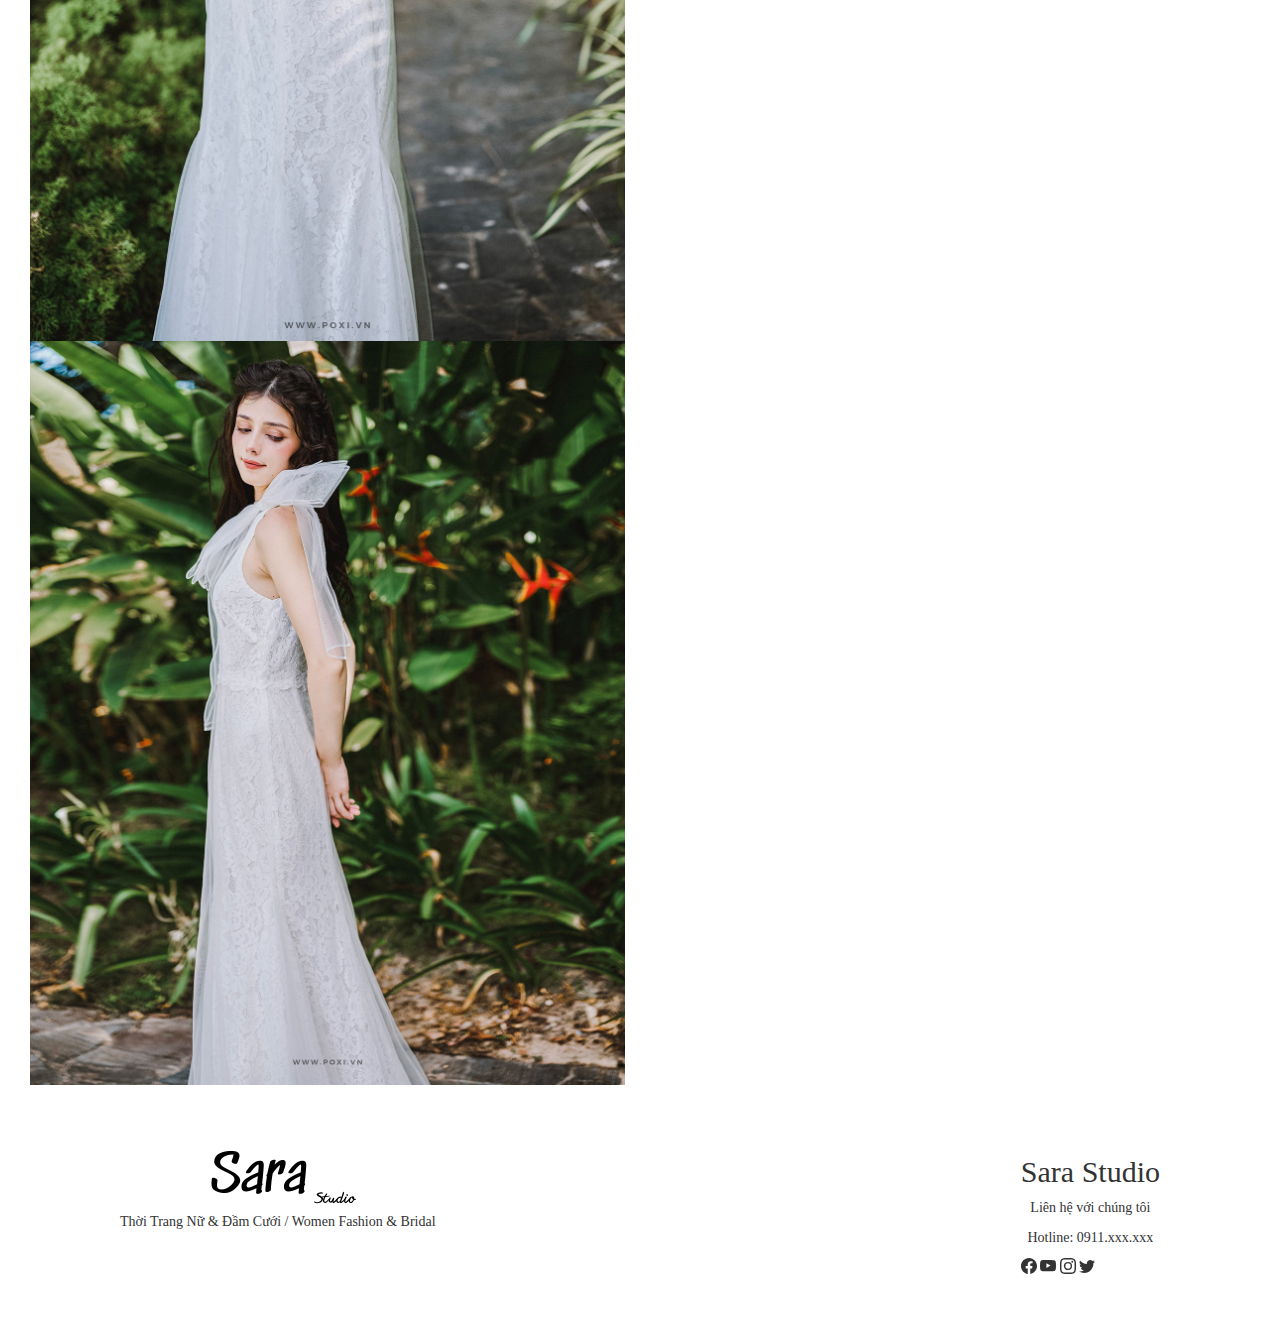
<file: product-in4.html>
﻿<!DOCTYPE html>

<html lang="en" xmlns="http://www.w3.org/1999/xhtml">
<head>
    <meta charset="utf-8" />
    <meta name="viewport" content="width=device-width, initial-scale=1">
    <link rel="stylesheet" href="https://maxcdn.bootstrapcdn.com/bootstrap/3.4.1/css/bootstrap.min.css">
    <script src="https://ajax.googleapis.com/ajax/libs/jquery/3.6.0/jquery.min.js"></script>
    <script src="https://maxcdn.bootstrapcdn.com/bootstrap/3.4.1/js/bootstrap.min.js"></script>
    <title>Thông tin sản phẩm</title>
    <link rel="stylesheet" href="https://cdn.jsdelivr.net/npm/bootstrap-icons@1.9.1/font/bootstrap-icons.css">
    <link href="StyleSheet.css" rel="stylesheet" type="text/css" />
    <style type="text/css">
        div.sticky {
            position: -webkit-sticky;
            position: sticky;
            top: 50px;
            background-color: black;
            padding: 50px;
            font-size: 18px;
            color:white
        }
        img{
            max-width:100%;
        }
        .btn-primary.active, .btn-primary:active, .open > .dropdown-toggle.btn-primary {
            color: #fff;
            background-color: white;
            background-image: none;
            border-color: black;
        }
        .btn-primary:hover {
            color: #fff;
            background-color: #808080;
            border-color: #000000;
        }
    </style>
</head>
<body>
    <div class="head_back_ground">
        <nav class="navbar navbar-inverse">
            <div class="container-fluid">
                <div class="navbar-header">
                    <a href="index.html"><img src="img/logo.png" style="width:180px;" /></a>
                </div>
                <ul class="nav navbar-nav">
                    <li><a href="#introduce--">Giới thiệu</a></li>
                    <li class="dropdown">
                        <a class="dropdown-toggle" data-toggle="dropdown" href="#">
                            Bộ sưu tập
                            <i class="bi bi-caret-down"></i>
                        </a>
                        <ul class="dropdown-menu">
                            <li><a href="#">2022 SEPTEMBER LOOKBOOK <i class="bi bi-caret-right"></i> </a></li>
                            <li><a href="#">RESORT - SUMMER 2022 <i class="bi bi-caret-right"></i> </a></li>
                            <li><a href="#">LOOKBOOK OF MAY 2022 <i class="bi bi-caret-right"></i> </a></li>
                            <li><a href="#">2022 FEBRUARY EDITORIAL <i class="bi bi-caret-right"></i> </a></li>
                        </ul>
                    </li>
                    <li><a href="#">Liên hệ <i class="bi bi-telephone"></i></a></li>
                </ul>
                <form class="navbar-form navbar-left" action="/action_page.php">
                    <div class="form-group">
                        <input type="text" class="form-control" placeholder="Tìm kiếm">
                        <button type="submit" class="btn btn-default"><i class="bi bi-search"></i></button>
                    </div>
                </form>
                <ul class="nav navbar-nav navbar-right">
                    <li><a href="#"><i class="bi bi-cart3"></i></a></li>
                    <li><a href="#">Đăng ký <i class="bi bi-person"></i></a></li>
                    <li><a href="#">Đăng nhập <i class="bi bi-box-arrow-right"></i></a></li>
                </ul>
            </div>
        </nav>
    </div>   
    <div class="container-fluid">
        <img src="img/product_background_1.jpg" />
        <div class="col-md-6">
            <img src="img/product_1_pic_1.jpg" />
            <img src="img/product_1_pic_2.jpg" />
            <img src="img/product_1_pic_3.jpg" />
            <img src="img/product_1_pic_4.jpg" />
        </div>
        <div class="col-md-6 sticky">
            <h1><b>Mẫu D168322</b></h1>
            <p>Màu: Trắng</p>
            <p>Chất liệu: Cotton & Polyester</p>
            <p>
                Thiết kế váy A-line xòe nhẹ điểm nhấn là tay loe phồng vừa giúp che đi khuyết điểm phần tay,
                vừa điểm thêm vẻ dễ thương, thanh lịch cho người mặc.
            </p>
            <p>Tình trạng: Còn hàng</p>
            <p>Giá: 3.499.000 VNĐ </p>
            <div>
                <div class="dropdown">
                    <button class="btn btn-primary dropdown-toggle" type="button" data-toggle="dropdown">
                        Size
                        <span class="caret"></span>
                    </button>
                    <ul class="dropdown-menu">
                        <li><a href="#">S</a></li>
                        <li><a href="#">M</a></li>
                        <li><a href="#">L</a></li>
                    </ul>
                </div>
                <br />

                <div style="width:49%" class="btn btn-primary"><a href="thanhtoan.html">Thanh toán</a></div>
                <button style="width:49%" type="button" class="btn btn-primary"> Thêm vào giỏ hàng <i class="bi bi-cart3"></i></button>

            </div>
        </div>       
    </div>
    <div class="container">
        <div style="margin: 50px; float: left">
            <img src="img/logo.png" />
            <p>Thời Trang Nữ & Đầm Cưới / Women Fashion & Bridal</p>
        </div>
        <div style="float:right; margin:50px">
            <h2> Sara Studio </h2>
            <p style="text-align:center"> Liên hệ với chúng tôi</p>
            <p style="text-align:center"> Hotline: 0911.xxx.xxx</p>
            <svg xmlns="http://www.w3.org/2000/svg" width="16" height="16" fill="currentColor" class="bi bi-facebook" viewBox="0 0 16 16">
                <path d="M16 8.049c0-4.446-3.582-8.05-8-8.05C3.58 0-.002 3.603-.002 8.05c0 4.017 2.926 7.347 6.75 7.951v-5.625h-2.03V8.05H6.75V6.275c0-2.017 1.195-3.131 3.022-3.131.876 0 1.791.157 1.791.157v1.98h-1.009c-.993 0-1.303.621-1.303 1.258v1.51h2.218l-.354 2.326H9.25V16c3.824-.604 6.75-3.934 6.75-7.951z" />
            </svg>
            <svg xmlns="http://www.w3.org/2000/svg" width="16" height="16" fill="currentColor" class="bi bi-youtube" viewBox="0 0 16 16">
                <path d="M8.051 1.999h.089c.822.003 4.987.033 6.11.335a2.01 2.01 0 0 1 1.415 1.42c.101.38.172.883.22 1.402l.01.104.022.26.008.104c.065.914.073 1.77.074 1.957v.075c-.001.194-.01 1.108-.082 2.06l-.008.105-.009.104c-.05.572-.124 1.14-.235 1.558a2.007 2.007 0 0 1-1.415 1.42c-1.16.312-5.569.334-6.18.335h-.142c-.309 0-1.587-.006-2.927-.052l-.17-.006-.087-.004-.171-.007-.171-.007c-1.11-.049-2.167-.128-2.654-.26a2.007 2.007 0 0 1-1.415-1.419c-.111-.417-.185-.986-.235-1.558L.09 9.82l-.008-.104A31.4 31.4 0 0 1 0 7.68v-.123c.002-.215.01-.958.064-1.778l.007-.103.003-.052.008-.104.022-.26.01-.104c.048-.519.119-1.023.22-1.402a2.007 2.007 0 0 1 1.415-1.42c.487-.13 1.544-.21 2.654-.26l.17-.007.172-.006.086-.003.171-.007A99.788 99.788 0 0 1 7.858 2h.193zM6.4 5.209v4.818l4.157-2.408L6.4 5.209z" />
            </svg>
            <svg xmlns="http://www.w3.org/2000/svg" width="16" height="16" fill="currentColor" class="bi bi-instagram" viewBox="0 0 16 16">
                <path d="M8 0C5.829 0 5.556.01 4.703.048 3.85.088 3.269.222 2.76.42a3.917 3.917 0 0 0-1.417.923A3.927 3.927 0 0 0 .42 2.76C.222 3.268.087 3.85.048 4.7.01 5.555 0 5.827 0 8.001c0 2.172.01 2.444.048 3.297.04.852.174 1.433.372 1.942.205.526.478.972.923 1.417.444.445.89.719 1.416.923.51.198 1.09.333 1.942.372C5.555 15.99 5.827 16 8 16s2.444-.01 3.298-.048c.851-.04 1.434-.174 1.943-.372a3.916 3.916 0 0 0 1.416-.923c.445-.445.718-.891.923-1.417.197-.509.332-1.09.372-1.942C15.99 10.445 16 10.173 16 8s-.01-2.445-.048-3.299c-.04-.851-.175-1.433-.372-1.941a3.926 3.926 0 0 0-.923-1.417A3.911 3.911 0 0 0 13.24.42c-.51-.198-1.092-.333-1.943-.372C10.443.01 10.172 0 7.998 0h.003zm-.717 1.442h.718c2.136 0 2.389.007 3.232.046.78.035 1.204.166 1.486.275.373.145.64.319.92.599.28.28.453.546.598.92.11.281.24.705.275 1.485.039.843.047 1.096.047 3.231s-.008 2.389-.047 3.232c-.035.78-.166 1.203-.275 1.485a2.47 2.47 0 0 1-.599.919c-.28.28-.546.453-.92.598-.28.11-.704.24-1.485.276-.843.038-1.096.047-3.232.047s-2.39-.009-3.233-.047c-.78-.036-1.203-.166-1.485-.276a2.478 2.478 0 0 1-.92-.598 2.48 2.48 0 0 1-.6-.92c-.109-.281-.24-.705-.275-1.485-.038-.843-.046-1.096-.046-3.233 0-2.136.008-2.388.046-3.231.036-.78.166-1.204.276-1.486.145-.373.319-.64.599-.92.28-.28.546-.453.92-.598.282-.11.705-.24 1.485-.276.738-.034 1.024-.044 2.515-.045v.002zm4.988 1.328a.96.96 0 1 0 0 1.92.96.96 0 0 0 0-1.92zm-4.27 1.122a4.109 4.109 0 1 0 0 8.217 4.109 4.109 0 0 0 0-8.217zm0 1.441a2.667 2.667 0 1 1 0 5.334 2.667 2.667 0 0 1 0-5.334z" />
            </svg>
            <svg xmlns="http://www.w3.org/2000/svg" width="16" height="16" fill="currentColor" class="bi bi-twitter" viewBox="0 0 16 16">
                <path d="M5.026 15c6.038 0 9.341-5.003 9.341-9.334 0-.14 0-.282-.006-.422A6.685 6.685 0 0 0 16 3.542a6.658 6.658 0 0 1-1.889.518 3.301 3.301 0 0 0 1.447-1.817 6.533 6.533 0 0 1-2.087.793A3.286 3.286 0 0 0 7.875 6.03a9.325 9.325 0 0 1-6.767-3.429 3.289 3.289 0 0 0 1.018 4.382A3.323 3.323 0 0 1 .64 6.575v.045a3.288 3.288 0 0 0 2.632 3.218 3.203 3.203 0 0 1-.865.115 3.23 3.23 0 0 1-.614-.057 3.283 3.283 0 0 0 3.067 2.277A6.588 6.588 0 0 1 .78 13.58a6.32 6.32 0 0 1-.78-.045A9.344 9.344 0 0 0 5.026 15z" />
            </svg>
        </div>
    </div>
</body>
</html>
</file>
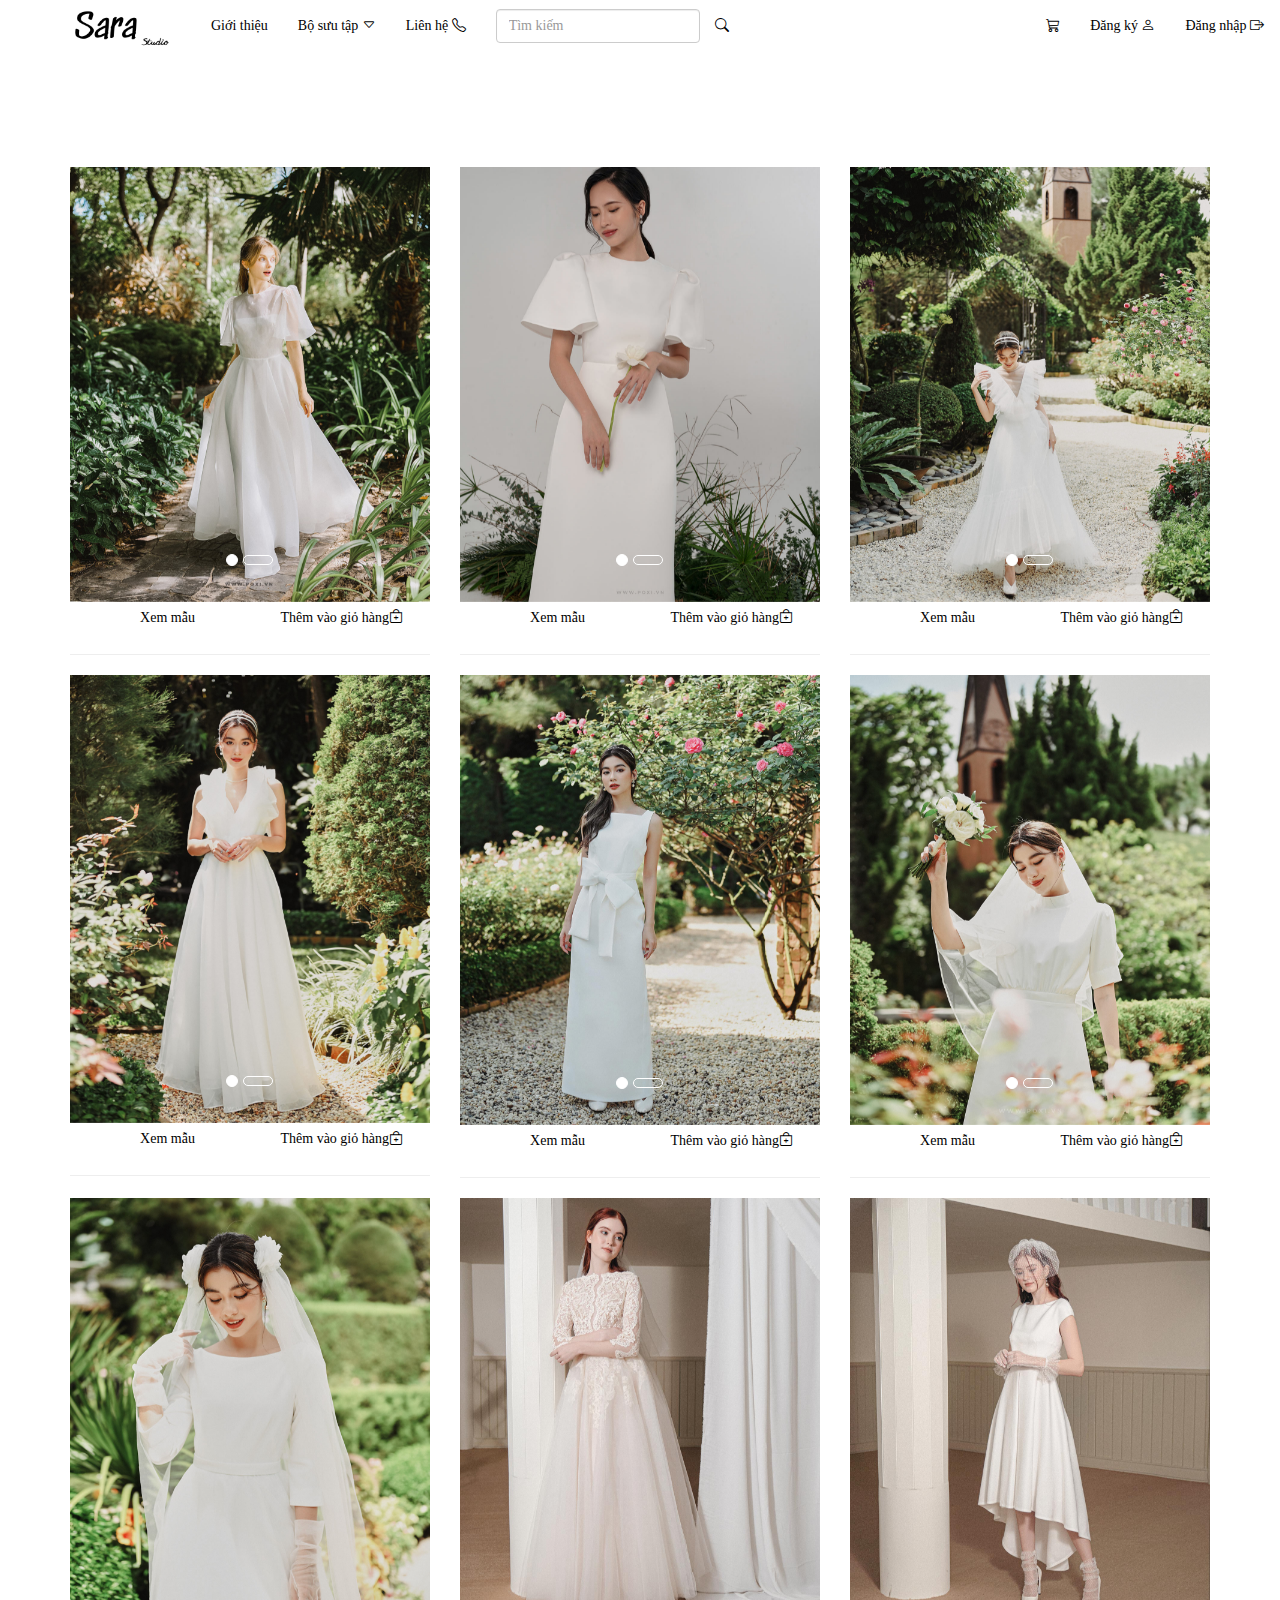
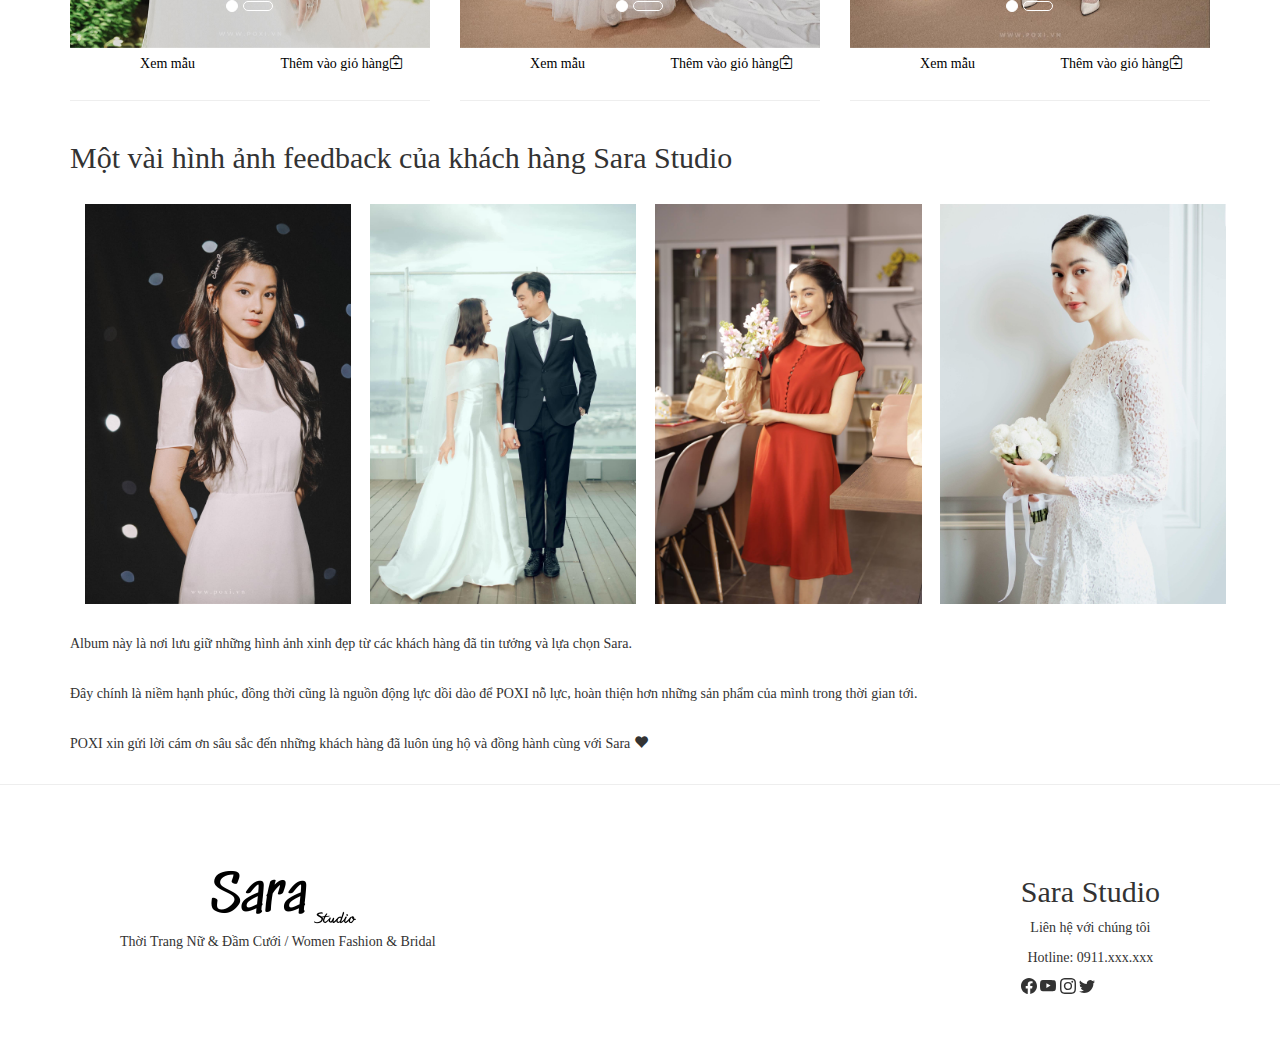
<file: shop.html>
﻿<!DOCTYPE html>

<html lang="en" xmlns="http://www.w3.org/1999/xhtml">
<head>
    <meta charset="utf-8" />
    <meta name="viewport" content="width=device-width, initial-scale=1">
    <link rel="stylesheet" href="https://maxcdn.bootstrapcdn.com/bootstrap/3.4.1/css/bootstrap.min.css">
    <script src="https://ajax.googleapis.com/ajax/libs/jquery/3.6.0/jquery.min.js"></script>
    <script src="https://maxcdn.bootstrapcdn.com/bootstrap/3.4.1/js/bootstrap.min.js"></script>
    <title>Danh sách sản phẩm</title>
    <link rel="stylesheet" href="https://cdn.jsdelivr.net/npm/bootstrap-icons@1.9.1/font/bootstrap-icons.css">
    <link href="StyleSheet.css" rel="stylesheet" type="text/css" />
</head>
<body>
    <div class="head_back_ground">
        <nav class="navbar navbar-inverse">
            <div class="container-fluid">
                <div class="navbar-header">
                    <a href="index.html"><img src="img/logo.png" style="width:180px;" /></a>
                </div>
                <ul class="nav navbar-nav">
                    <li><a href="#introduce--">Giới thiệu</a></li>
                    <li class="dropdown">
                        <a class="dropdown-toggle" data-toggle="dropdown" href="#">
                            Bộ sưu tập
                            <i class="bi bi-caret-down"></i>
                        </a>
                        <ul class="dropdown-menu">
                            <li><a href="#">2022 SEPTEMBER LOOKBOOK <i class="bi bi-caret-right"></i> </a></li>
                            <li><a href="#">RESORT - SUMMER 2022 <i class="bi bi-caret-right"></i> </a></li>
                            <li><a href="#">LOOKBOOK OF MAY 2022 <i class="bi bi-caret-right"></i> </a></li>
                            <li><a href="#">2022 FEBRUARY EDITORIAL <i class="bi bi-caret-right"></i> </a></li>
                        </ul>
                    </li>
                    <li><a href="#">Liên hệ <i class="bi bi-telephone"></i></a></li>
                </ul>
                <form class="navbar-form navbar-left" action="/action_page.php">
                    <div class="form-group">
                        <input type="text" class="form-control" placeholder="Tìm kiếm">
                        <button type="submit" class="btn btn-default"><i class="bi bi-search"></i></button>
                    </div>
                </form>
                <ul class="nav navbar-nav navbar-right">
                    <li><a href="#"><i class="bi bi-cart3"></i></a></li>
                    <li><a href="dangnhap-dangki.html">Đăng ký <i class="bi bi-person"></i></a></li>
                    <li><a href="dangnhap-dangki.html">Đăng nhập <i class="bi bi-box-arrow-right"></i></a></li>
                </ul>
            </div>
        </nav>
    </div>
    <hr />
    <div class="container">
        <h1 style="text-align:center"> Các mẫu váy cưới có tại shop </h1>
    </div>
    <hr />
    <div class="container">
        <div class="row">
            <div class="col-md-4">
                <div id="myCarousel" class="carousel slide" data-ride="carousel">
                    <ol class="carousel-indicators">
                        <li data-target="#myCarousel" data-slide-to="0" class="active"></li>
                        <li data-target="#myCarousel" data-slide-to="1"></li>
                    </ol>
                    <div class="carousel-inner">
                        <div class="item active">
                            <img class="img-product" src="img/product_4_pic_1.jpg" alt="">
                        </div>
                        <div class="item">
                            <img class="img-product" src="img/product_4_pic_2.jpg" alt="">
                        </div>
                    </div>
                </div>
                <button type="button" class="btn btn-primary" style="width:195px">Xem mẫu</button>
                <button type="button" class="btn btn-primary">Thêm vào giỏ hàng<i class="bi bi-bag-plus"></i></button>
                <hr />
            </div>
            <div class="col-md-4">
                <div id="myCarousel" class="carousel slide" data-ride="carousel">
                    <ol class="carousel-indicators">
                        <li data-target="#myCarousel" data-slide-to="0" class="active"></li>
                        <li data-target="#myCarousel" data-slide-to="1"></li>
                    </ol>
                    <div class="carousel-inner">
                        <div class="item active">
                            <img class="img-product" src="img/product_5_pic_1.jpg" alt="">
                        </div>
                        <div class="item">
                            <img class="img-product" src="img/product_5_pic_2.jpg" alt="">
                        </div>
                    </div>
                </div>
                <button type="button" class="btn btn-primary" style="width:195px">Xem mẫu</button>
                <button type="button" class="btn btn-primary">Thêm vào giỏ hàng<i class="bi bi-bag-plus"></i></button>
                <hr />
            </div>
            <div class="col-md-4">
                <div id="myCarousel" class="carousel slide" data-ride="carousel">
                    <ol class="carousel-indicators">
                        <li data-target="#myCarousel" data-slide-to="0" class="active"></li>
                        <li data-target="#myCarousel" data-slide-to="1"></li>
                    </ol>
                    <div class="carousel-inner">
                        <div class="item active">
                            <img class="img-product" src="img/product_6_pic_1.jpg" alt="">
                        </div>
                        <div class="item">
                            <img class="img-product" src="img/product_6_pic_2.jpg" alt="">
                        </div>
                    </div>
                </div>
                <button type="button" class="btn btn-primary" style="width:195px">Xem mẫu</button>
                <button type="button" class="btn btn-primary">Thêm vào giỏ hàng<i class="bi bi-bag-plus"></i></button>
                <hr />
            </div>
            <div class="col-md-4">
                <div id="myCarousel" class="carousel slide" data-ride="carousel">
                    <ol class="carousel-indicators">
                        <li data-target="#myCarousel" data-slide-to="0" class="active"></li>
                        <li data-target="#myCarousel" data-slide-to="1"></li>
                    </ol>
                    <div class="carousel-inner">
                        <div class="item active">
                            <img class="img-product" src="img/product_7_pic_1.jpg" alt="">
                        </div>
                        <div class="item">
                            <img class="img-product" src="img/product_7_pic_2.jpg" alt="">
                        </div>
                    </div>
                </div>
                <button type="button" class="btn btn-primary" style="width:195px">Xem mẫu</button>
                <button type="button" class="btn btn-primary">Thêm vào giỏ hàng<i class="bi bi-bag-plus"></i></button>
                <hr />
            </div>
            <div class="col-md-4">
                <div id="myCarousel" class="carousel slide" data-ride="carousel">
                    <ol class="carousel-indicators">
                        <li data-target="#myCarousel" data-slide-to="0" class="active"></li>
                        <li data-target="#myCarousel" data-slide-to="1"></li>
                    </ol>
                    <div class="carousel-inner">
                        <div class="item active">
                            <img class="img-product" src="img/product_8_pic_1.jpg" alt="">
                        </div>
                        <div class="item">
                            <img class="img-product" src="img/product_8_pic_2.jpg" alt="">
                        </div>
                    </div>
                </div>
                <button type="button" class="btn btn-primary" style="width:195px">Xem mẫu</button>
                <button type="button" class="btn btn-primary">Thêm vào giỏ hàng<i class="bi bi-bag-plus"></i></button>
                <hr />
            </div>
            <div class="col-md-4">
                <div id="myCarousel" class="carousel slide" data-ride="carousel">
                    <ol class="carousel-indicators">
                        <li data-target="#myCarousel" data-slide-to="0" class="active"></li>
                        <li data-target="#myCarousel" data-slide-to="1"></li>
                    </ol>
                    <div class="carousel-inner">
                        <div class="item active">
                            <img class="img-product" src="img/product_9_pic_1.jpg" alt="">
                        </div>
                        <div class="item">
                            <img class="img-product" src="img/product_9_pic_2.jpg" alt="">
                        </div>
                    </div>
                </div>
                <button type="button" class="btn btn-primary" style="width:195px">Xem mẫu</button>
                <button type="button" class="btn btn-primary">Thêm vào giỏ hàng<i class="bi bi-bag-plus"></i></button>
                <hr />
            </div>
            <div class="col-md-4">
                <div id="myCarousel" class="carousel slide" data-ride="carousel">
                    <ol class="carousel-indicators">
                        <li data-target="#myCarousel" data-slide-to="0" class="active"></li>
                        <li data-target="#myCarousel" data-slide-to="1"></li>
                    </ol>
                    <div class="carousel-inner">
                        <div class="item active">
                            <img class="img-product" src="img/product_10_pic_1.jpg" alt="">
                        </div>
                        <div class="item">
                            <img class="img-product" src="img/product_10_pic_2.jpg" alt="">
                        </div>
                    </div>
                </div>
                <button type="button" class="btn btn-primary" style="width:195px">Xem mẫu</button>
                <button type="button" class="btn btn-primary">Thêm vào giỏ hàng<i class="bi bi-bag-plus"></i></button>
                <hr />
            </div>
            <div class="col-md-4">
                <div id="myCarousel" class="carousel slide" data-ride="carousel">
                    <ol class="carousel-indicators">
                        <li data-target="#myCarousel" data-slide-to="0" class="active"></li>
                        <li data-target="#myCarousel" data-slide-to="1"></li>
                    </ol>
                    <div class="carousel-inner">
                        <div class="item active">
                            <img class="img-product" src="img/product_11_pic_1.jpg" alt="">
                        </div>
                        <div class="item">
                            <img class="img-product" src="img/product_11_pic_2.jpg" alt="">
                        </div>
                    </div>
                </div>
                <button type="button" class="btn btn-primary" style="width:195px">Xem mẫu</button>
                <button type="button" class="btn btn-primary">Thêm vào giỏ hàng<i class="bi bi-bag-plus"></i></button>
                <hr />
            </div>
            <div class="col-md-4">
                <div id="myCarousel" class="carousel slide" data-ride="carousel">
                    <ol class="carousel-indicators">
                        <li data-target="#myCarousel" data-slide-to="0" class="active"></li>
                        <li data-target="#myCarousel" data-slide-to="1"></li>
                    </ol>
                    <div class="carousel-inner">
                        <div class="item active">
                            <img class="img-product" src="img/product_12_pic_1.jpg" alt="">
                        </div>
                        <div class="item">
                            <img class="img-product" src="img/product_12_pic_2.jpg" alt="">
                        </div>
                    </div>
                </div>
                <button type="button" class="btn btn-primary" style="width:195px">Xem mẫu</button>
                <button type="button" class="btn btn-primary">Thêm vào giỏ hàng<i class="bi bi-bag-plus"></i></button>
                <hr />
            </div>
        </div>
    </div>
    <div class="container">
        <h2>Một vài hình ảnh feedback của khách hàng Sara Studio</h2>
        <br />
        <div class="feedback">
            <div class="col-md-3">
                <img style="max-height: 400px;" src="img/feedback-post-cover-1.jpg" />
            </div>
            <div class="col-md-3">
                <img style="max-height: 400px;" src="img/feedback-post-cover-2.jpg" />
            </div>
            <div class="col-md-3">
                <img style="max-height: 400px;" src="img/feedback-post-cover-3.jpg" />
            </div>
            <div class="col-md-3">
                <img style="max-height: 400px;" src="img/feedback-post-cover-4.jpg" />
            </div>
        </div>
    </div>
    <div class="container" style="margin-top:30px;">
        <p>Album này là nơi lưu giữ những hình ảnh xinh đẹp từ các khách hàng đã tin tưởng và lựa chọn Sara.</p>
        <br />
        <p>Đây chính là niềm hạnh phúc, đồng thời cũng là nguồn động lực dồi dào để POXI nỗ lực, hoàn thiện hơn những sản phẩm của mình trong thời gian tới.</p>
        <br />
        <p>POXI xin gửi lời cám ơn sâu sắc đến những khách hàng đã luôn ủng hộ và đồng hành cùng với Sara <span class="glyphicon glyphicon-heart"></span></p>
    </div>
    <hr />
    <div class="container bot_backgrd">
        <div style="margin: 50px; float: left">
            <img src="img/logo.png" />
            <p>Thời Trang Nữ & Đầm Cưới / Women Fashion & Bridal</p>
        </div>
        <div style="float:right; margin:50px">
            <h2> Sara Studio </h2>
            <p style="text-align:center"> Liên hệ với chúng tôi</p>
            <p style="text-align:center"> Hotline: 0911.xxx.xxx</p>
            <svg xmlns="http://www.w3.org/2000/svg" width="16" height="16" fill="currentColor" class="bi bi-facebook" viewBox="0 0 16 16">
                <path d="M16 8.049c0-4.446-3.582-8.05-8-8.05C3.58 0-.002 3.603-.002 8.05c0 4.017 2.926 7.347 6.75 7.951v-5.625h-2.03V8.05H6.75V6.275c0-2.017 1.195-3.131 3.022-3.131.876 0 1.791.157 1.791.157v1.98h-1.009c-.993 0-1.303.621-1.303 1.258v1.51h2.218l-.354 2.326H9.25V16c3.824-.604 6.75-3.934 6.75-7.951z" />
            </svg>
            <svg xmlns="http://www.w3.org/2000/svg" width="16" height="16" fill="currentColor" class="bi bi-youtube" viewBox="0 0 16 16">
                <path d="M8.051 1.999h.089c.822.003 4.987.033 6.11.335a2.01 2.01 0 0 1 1.415 1.42c.101.38.172.883.22 1.402l.01.104.022.26.008.104c.065.914.073 1.77.074 1.957v.075c-.001.194-.01 1.108-.082 2.06l-.008.105-.009.104c-.05.572-.124 1.14-.235 1.558a2.007 2.007 0 0 1-1.415 1.42c-1.16.312-5.569.334-6.18.335h-.142c-.309 0-1.587-.006-2.927-.052l-.17-.006-.087-.004-.171-.007-.171-.007c-1.11-.049-2.167-.128-2.654-.26a2.007 2.007 0 0 1-1.415-1.419c-.111-.417-.185-.986-.235-1.558L.09 9.82l-.008-.104A31.4 31.4 0 0 1 0 7.68v-.123c.002-.215.01-.958.064-1.778l.007-.103.003-.052.008-.104.022-.26.01-.104c.048-.519.119-1.023.22-1.402a2.007 2.007 0 0 1 1.415-1.42c.487-.13 1.544-.21 2.654-.26l.17-.007.172-.006.086-.003.171-.007A99.788 99.788 0 0 1 7.858 2h.193zM6.4 5.209v4.818l4.157-2.408L6.4 5.209z" />
            </svg>
            <svg xmlns="http://www.w3.org/2000/svg" width="16" height="16" fill="currentColor" class="bi bi-instagram" viewBox="0 0 16 16">
                <path d="M8 0C5.829 0 5.556.01 4.703.048 3.85.088 3.269.222 2.76.42a3.917 3.917 0 0 0-1.417.923A3.927 3.927 0 0 0 .42 2.76C.222 3.268.087 3.85.048 4.7.01 5.555 0 5.827 0 8.001c0 2.172.01 2.444.048 3.297.04.852.174 1.433.372 1.942.205.526.478.972.923 1.417.444.445.89.719 1.416.923.51.198 1.09.333 1.942.372C5.555 15.99 5.827 16 8 16s2.444-.01 3.298-.048c.851-.04 1.434-.174 1.943-.372a3.916 3.916 0 0 0 1.416-.923c.445-.445.718-.891.923-1.417.197-.509.332-1.09.372-1.942C15.99 10.445 16 10.173 16 8s-.01-2.445-.048-3.299c-.04-.851-.175-1.433-.372-1.941a3.926 3.926 0 0 0-.923-1.417A3.911 3.911 0 0 0 13.24.42c-.51-.198-1.092-.333-1.943-.372C10.443.01 10.172 0 7.998 0h.003zm-.717 1.442h.718c2.136 0 2.389.007 3.232.046.78.035 1.204.166 1.486.275.373.145.64.319.92.599.28.28.453.546.598.92.11.281.24.705.275 1.485.039.843.047 1.096.047 3.231s-.008 2.389-.047 3.232c-.035.78-.166 1.203-.275 1.485a2.47 2.47 0 0 1-.599.919c-.28.28-.546.453-.92.598-.28.11-.704.24-1.485.276-.843.038-1.096.047-3.232.047s-2.39-.009-3.233-.047c-.78-.036-1.203-.166-1.485-.276a2.478 2.478 0 0 1-.92-.598 2.48 2.48 0 0 1-.6-.92c-.109-.281-.24-.705-.275-1.485-.038-.843-.046-1.096-.046-3.233 0-2.136.008-2.388.046-3.231.036-.78.166-1.204.276-1.486.145-.373.319-.64.599-.92.28-.28.546-.453.92-.598.282-.11.705-.24 1.485-.276.738-.034 1.024-.044 2.515-.045v.002zm4.988 1.328a.96.96 0 1 0 0 1.92.96.96 0 0 0 0-1.92zm-4.27 1.122a4.109 4.109 0 1 0 0 8.217 4.109 4.109 0 0 0 0-8.217zm0 1.441a2.667 2.667 0 1 1 0 5.334 2.667 2.667 0 0 1 0-5.334z" />
            </svg>
            <svg xmlns="http://www.w3.org/2000/svg" width="16" height="16" fill="currentColor" class="bi bi-twitter" viewBox="0 0 16 16">
                <path d="M5.026 15c6.038 0 9.341-5.003 9.341-9.334 0-.14 0-.282-.006-.422A6.685 6.685 0 0 0 16 3.542a6.658 6.658 0 0 1-1.889.518 3.301 3.301 0 0 0 1.447-1.817 6.533 6.533 0 0 1-2.087.793A3.286 3.286 0 0 0 7.875 6.03a9.325 9.325 0 0 1-6.767-3.429 3.289 3.289 0 0 0 1.018 4.382A3.323 3.323 0 0 1 .64 6.575v.045a3.288 3.288 0 0 0 2.632 3.218 3.203 3.203 0 0 1-.865.115 3.23 3.23 0 0 1-.614-.057 3.283 3.283 0 0 0 3.067 2.277A6.588 6.588 0 0 1 .78 13.58a6.32 6.32 0 0 1-.78-.045A9.344 9.344 0 0 0 5.026 15z" />
            </svg>
        </div>
    </div>
</body>
</html>
</file>
<file: StyleSheet.css>
﻿body {
    margin: 10px auto;
    font-family: Cambria;
}

.head_back_ground {
    position: fixed;
    margin: 0;
    top: 0;
    bottom:733px;
    right: 0;
    left: 0;
    z-index: 1000;
    background-color: white;
}

.navbar-inverse {
    background-color: white;
    border-color: white;
}
    .navbar-inverse .navbar-nav > li > a {
        color: black;
    }
        .navbar-inverse .navbar-nav > li > a:hover {
            color: #808080;
        }
.header-cart{
    width:15px;
    margin-top:15px;
    text-align:center;
}

.header-cart-list{
    position:absolute;
    top:100%;
    right:-20px;
    background:white;
    width:400px;
    border-radius:2px;
    box-shadow: 0 1px 3.125rem 0  rgba(0, 0, 0, 0.2);
    display:none;
    }
.header-cart-list::after{
    content:"";
    position:absolute;
    right: 86px;
    top: -34px;
    border-width: 20px;
    border-style: solid;
    border-color: transparent transparent white transparent;
}
.header-cart-list-none{
    padding: 28px 0;
}
.header-cart-list-none-img{
    width:40%;
    margin-top:100px;
}

.header-cart-list-none-msg{
    display:block;
    margin-top:25px;
    text-align:center;
    font-size:20px;
    color:black;
    }

.header-cart-wrap{
    position:relative;
}

.header-cart:hover .header-cart-list{
    display: block;
    cursor:pointer;
}

.carousel-indicators li {
    display: inline-block;
    width: 30px;
    margin: 1px;
    text-indent: -999px;
    cursor: pointer;
    background-color: #000\9;
    background-color: rgba(0,0,0,0);
    border: 1px solid #fff;
    }
.navbar-inverse .navbar-nav > .open > a, .navbar-inverse .navbar-nav > .open > a:focus, .navbar-inverse .navbar-nav > .open > a:hover {
    color: black;
    background-color: white;
}
.btn{  
    background-color:white;
    color:black;
    border:none;
}
   .btn-primary:hover{
       background-color:white;
       color:gray;
       border-color:white;
   }

.block--margin {
    margin-left: 150px;
}
</file>
